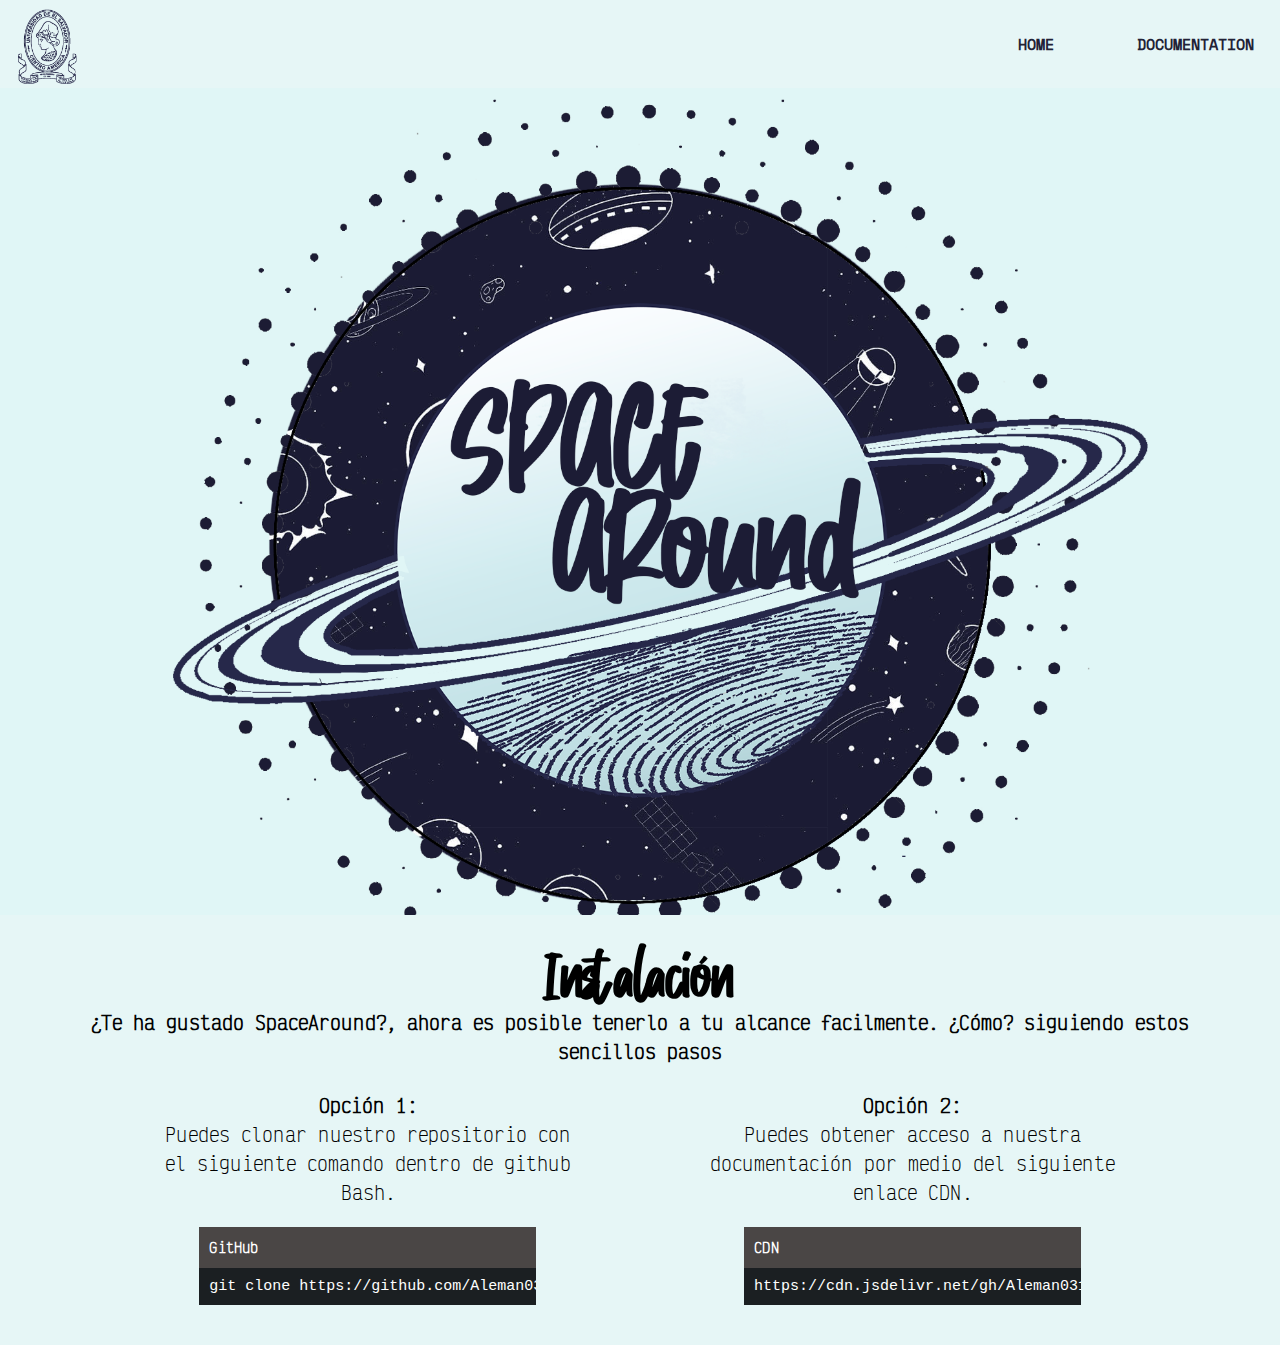
<file: site/index.html>
<!DOCTYPE html>
<html lang="en">

<head>
    <meta charset="UTF-8">
    <meta name="viewport" content="width=device-width, initial-scale=1.0">
    <title>Home</title>
    <link rel="stylesheet" href="/scss/style.css">
</head>

<body class="bkg-light">
    <nav class="navbar-space navbar-fixed">
        <div class="navbar-item item-left">
            <img src="Resources/UES-2.png" alt="logo de la universidad de el salvador" class="logo-img">
        </div>

        <div class="container-C item-right item-SpaceEvenly">
            <div class="navbar-item">
                <button class="btn btn_home" onclick="window.location.href = 'Index.html';">Home</button>
                <button class="btn btn_home" onclick="window.location.href = 'Documentacion.html';">Documentation</button>
            </div>
        </div>
    </nav>

    <div class="container-C bkg-img-fondo">
        <img src="Resources/logo-space.png" alt="logo del proyecto" class="margin-nav">
    </div>

    <div class="container-C item-center-x bkg-light spadding text-center">
        <div class="container-D text-center">
            <h1 class="zone-font txt-large ">Instalación</h1>
        </div>

        <p class="title-font txt-bold txt-xmedium">¿Te ha gustado SpaceAround?, ahora es posible tenerlo a tu alcance facilmente. ¿Cómo? siguiendo estos sencillos pasos</p>
        
        <div class="container-C item-SpaceEvenly margen-arriba">
            <div class="container-B item-center-x">
                <p class="title-font txt-xmedium txt-bold">Opción 1:</p> <p class="title-font txt-xmedium">Puedes clonar nuestro repositorio con el siguiente comando dentro de github Bash.</p>
                <div class="container-S margen-arriba">
                    <div class="Lado-Arriba-S">
                      <p>GitHub</p>
                    </div>
                    <div class="Lado-Abajo-S">
                      <pre>
git clone https://github.com/Aleman0318/ProyectoHDP-Computo2</pre>
                    </div>
                  </div>
            </div>

            <div class="container-B item-center-x">
                <p class="title-font txt-xmedium txt-bold">Opción 2:</p> <p class="title-font txt-xmedium">Puedes obtener acceso a nuestra documentación por medio del siguiente enlace CDN.</p>
                <div class="container-S margen-arriba">
                    <div class="Lado-Arriba-S">
                      <p>CDN</p>
                    </div>
                    <div class="Lado-Abajo-S">
                      <pre>
https://cdn.jsdelivr.net/gh/Aleman0318/Aleman0318.github.io/style.css</pre>
                    </div>
                  </div>
            </div>
        </div>
    </div>

</body>

</html>
</file>
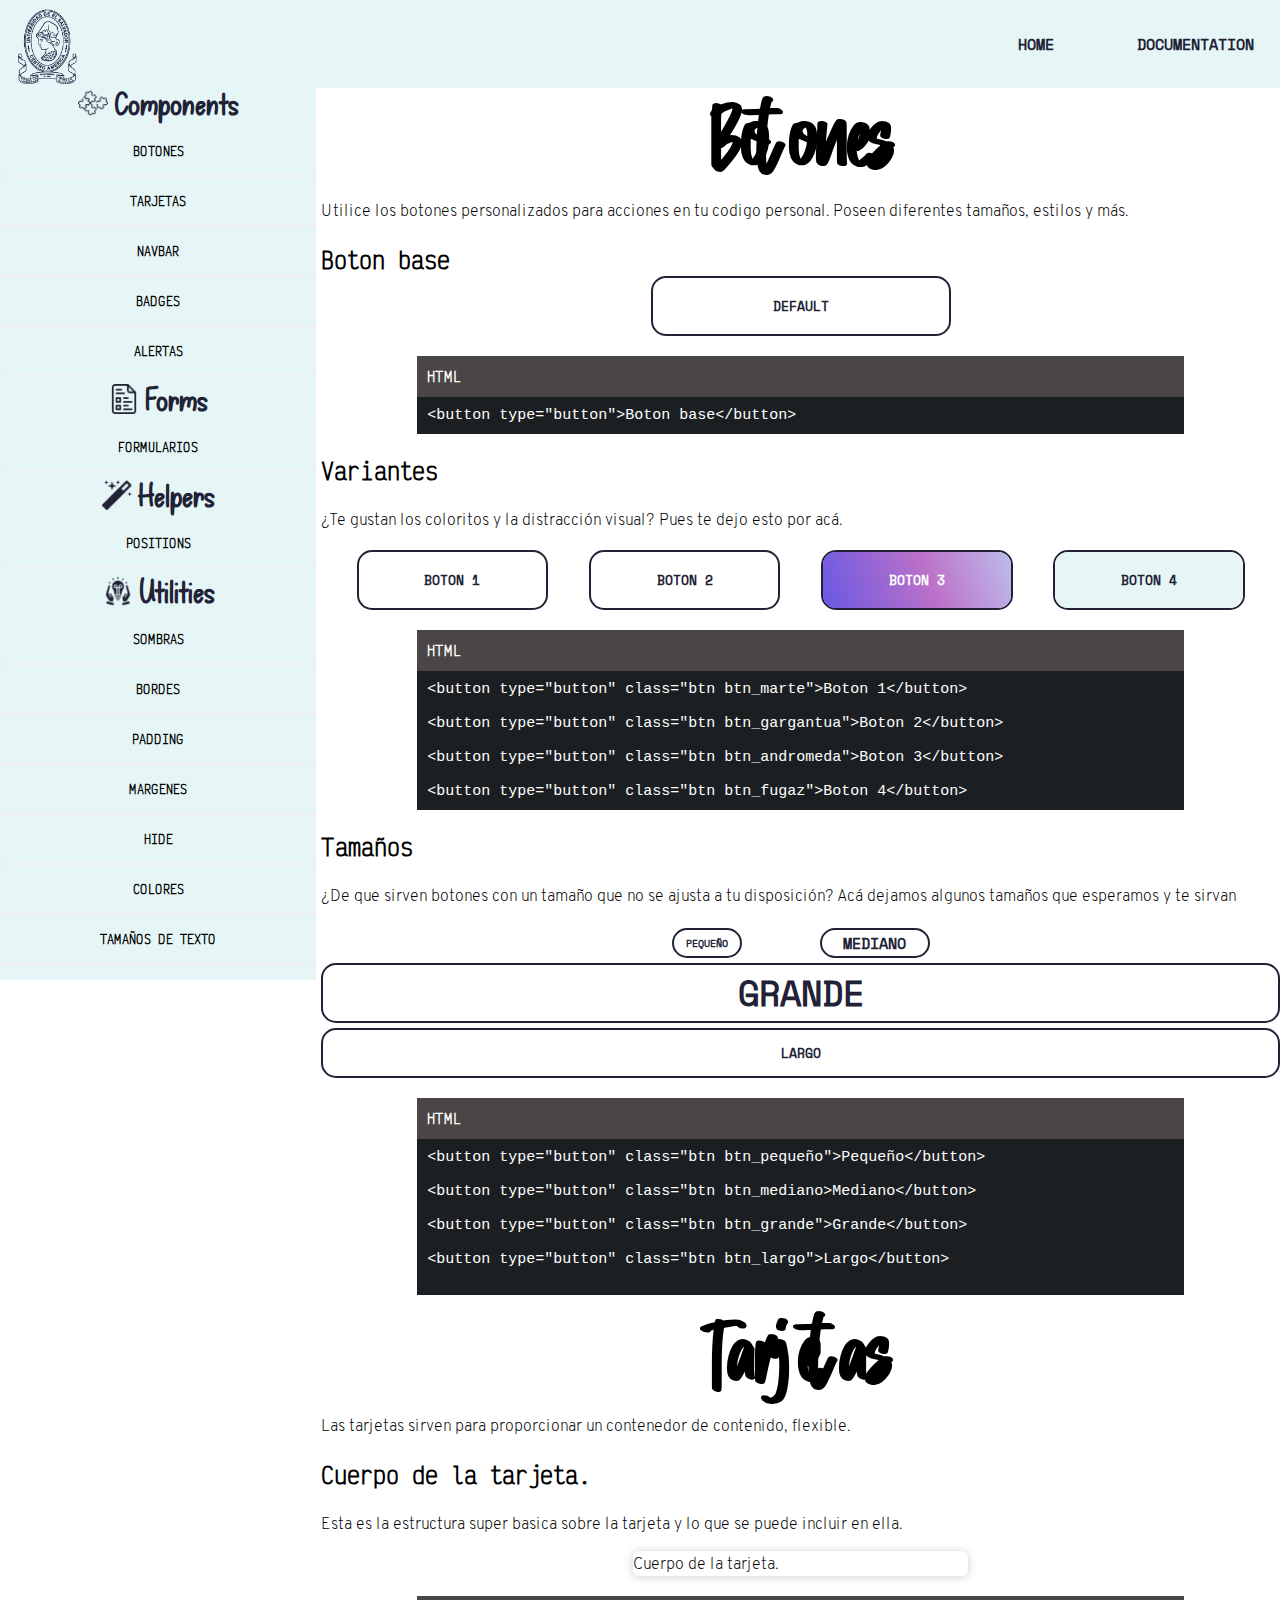
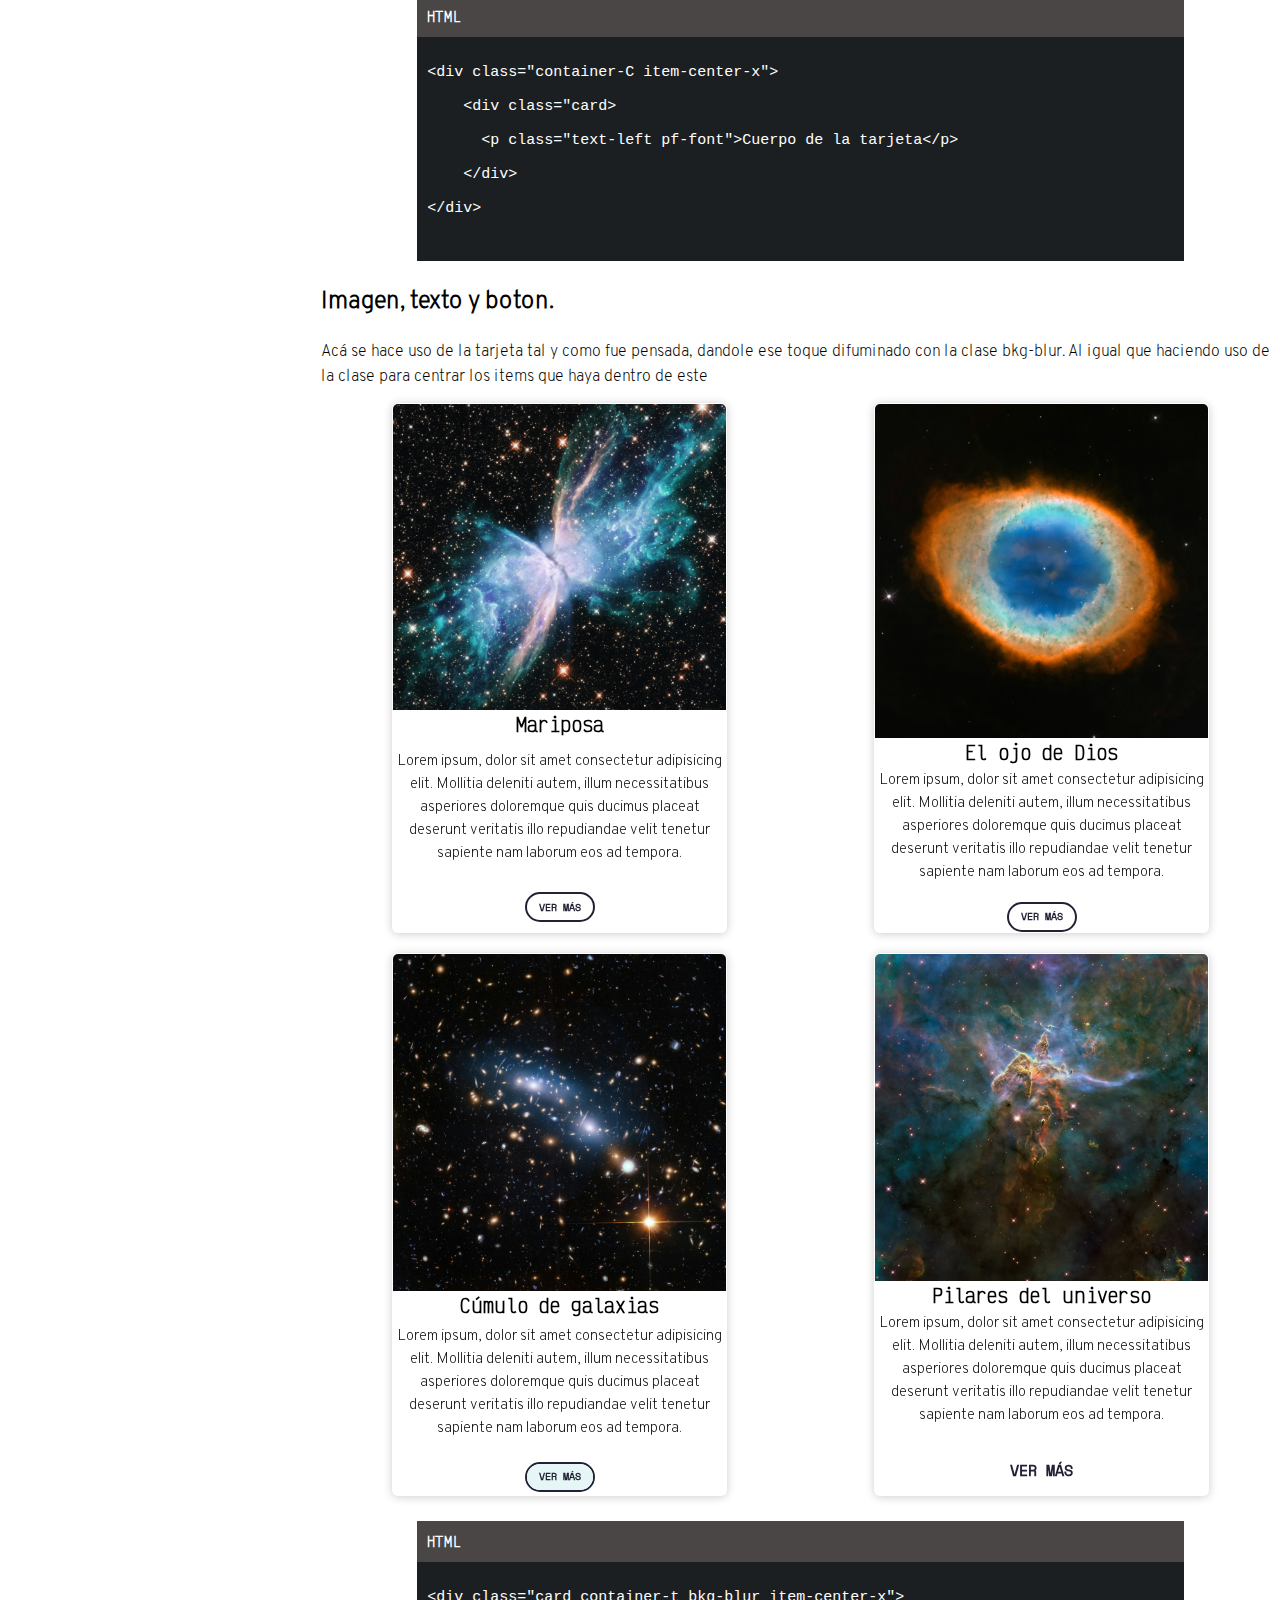
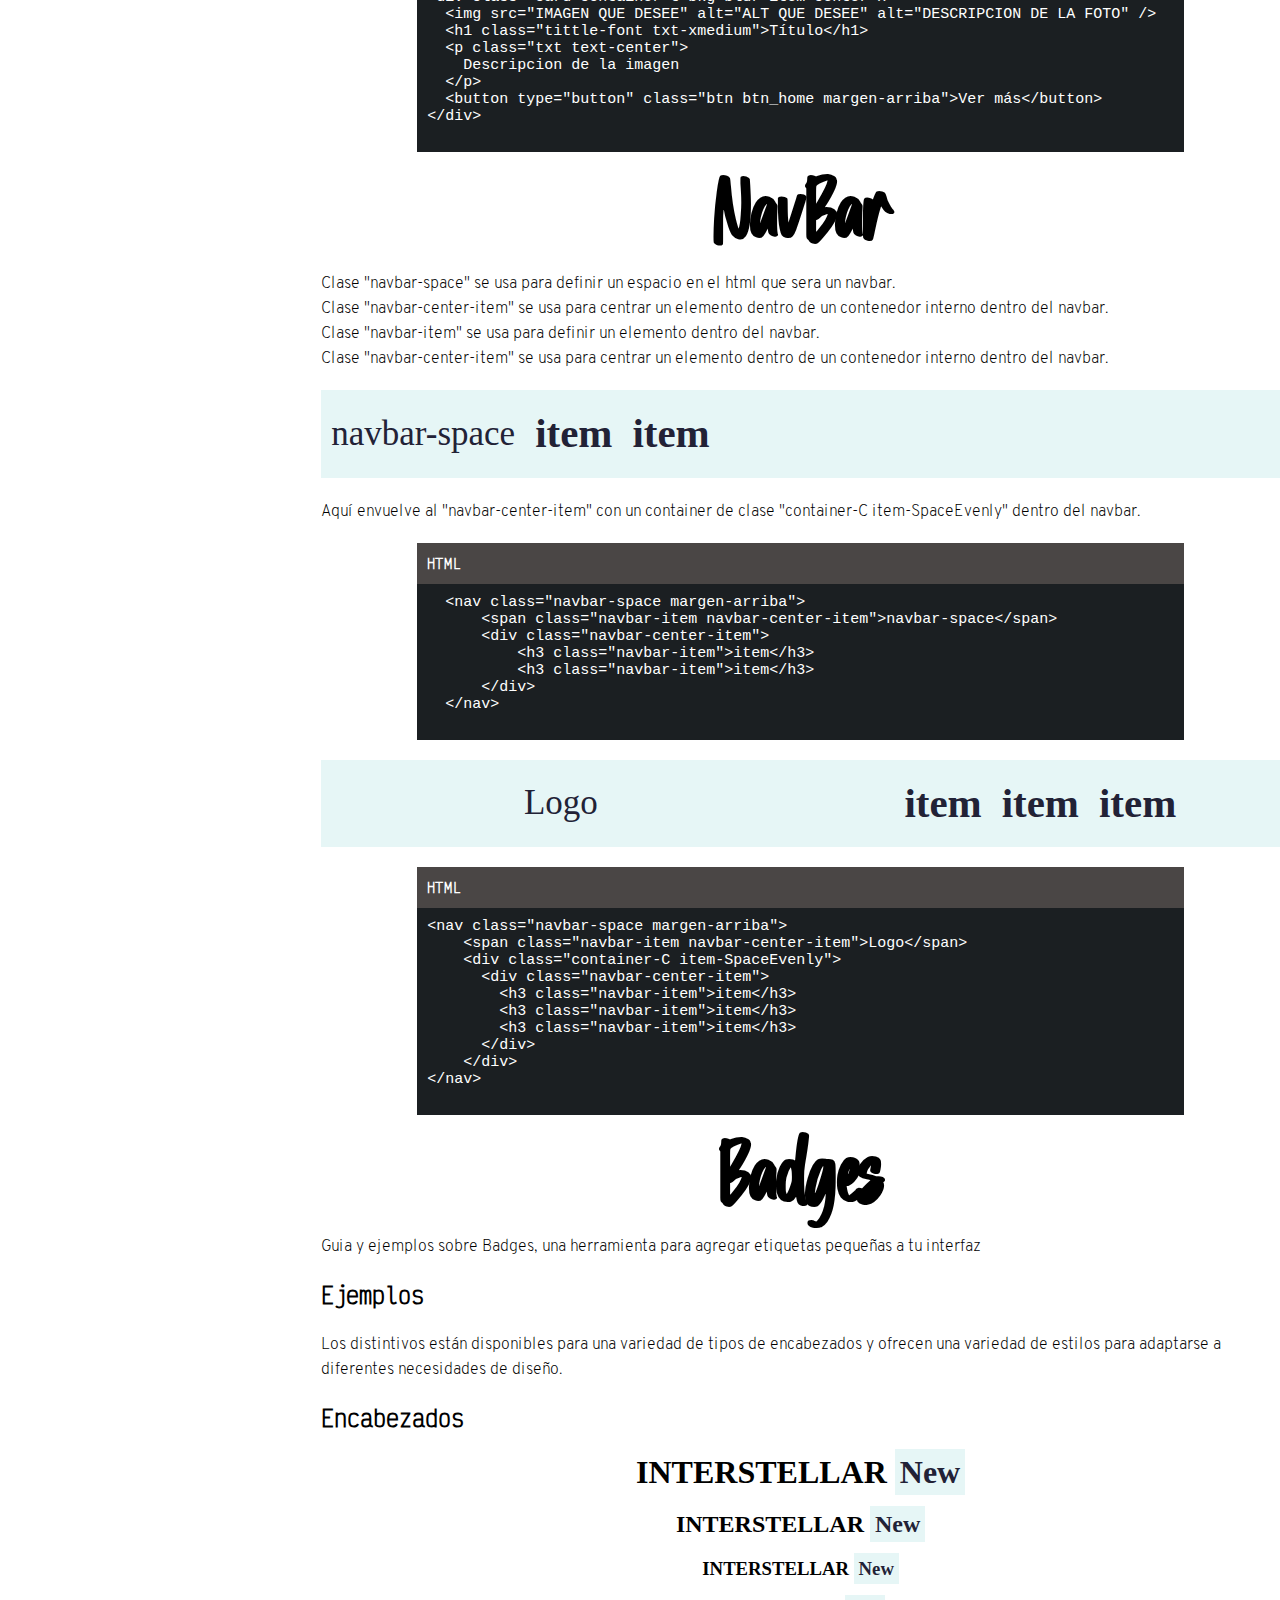
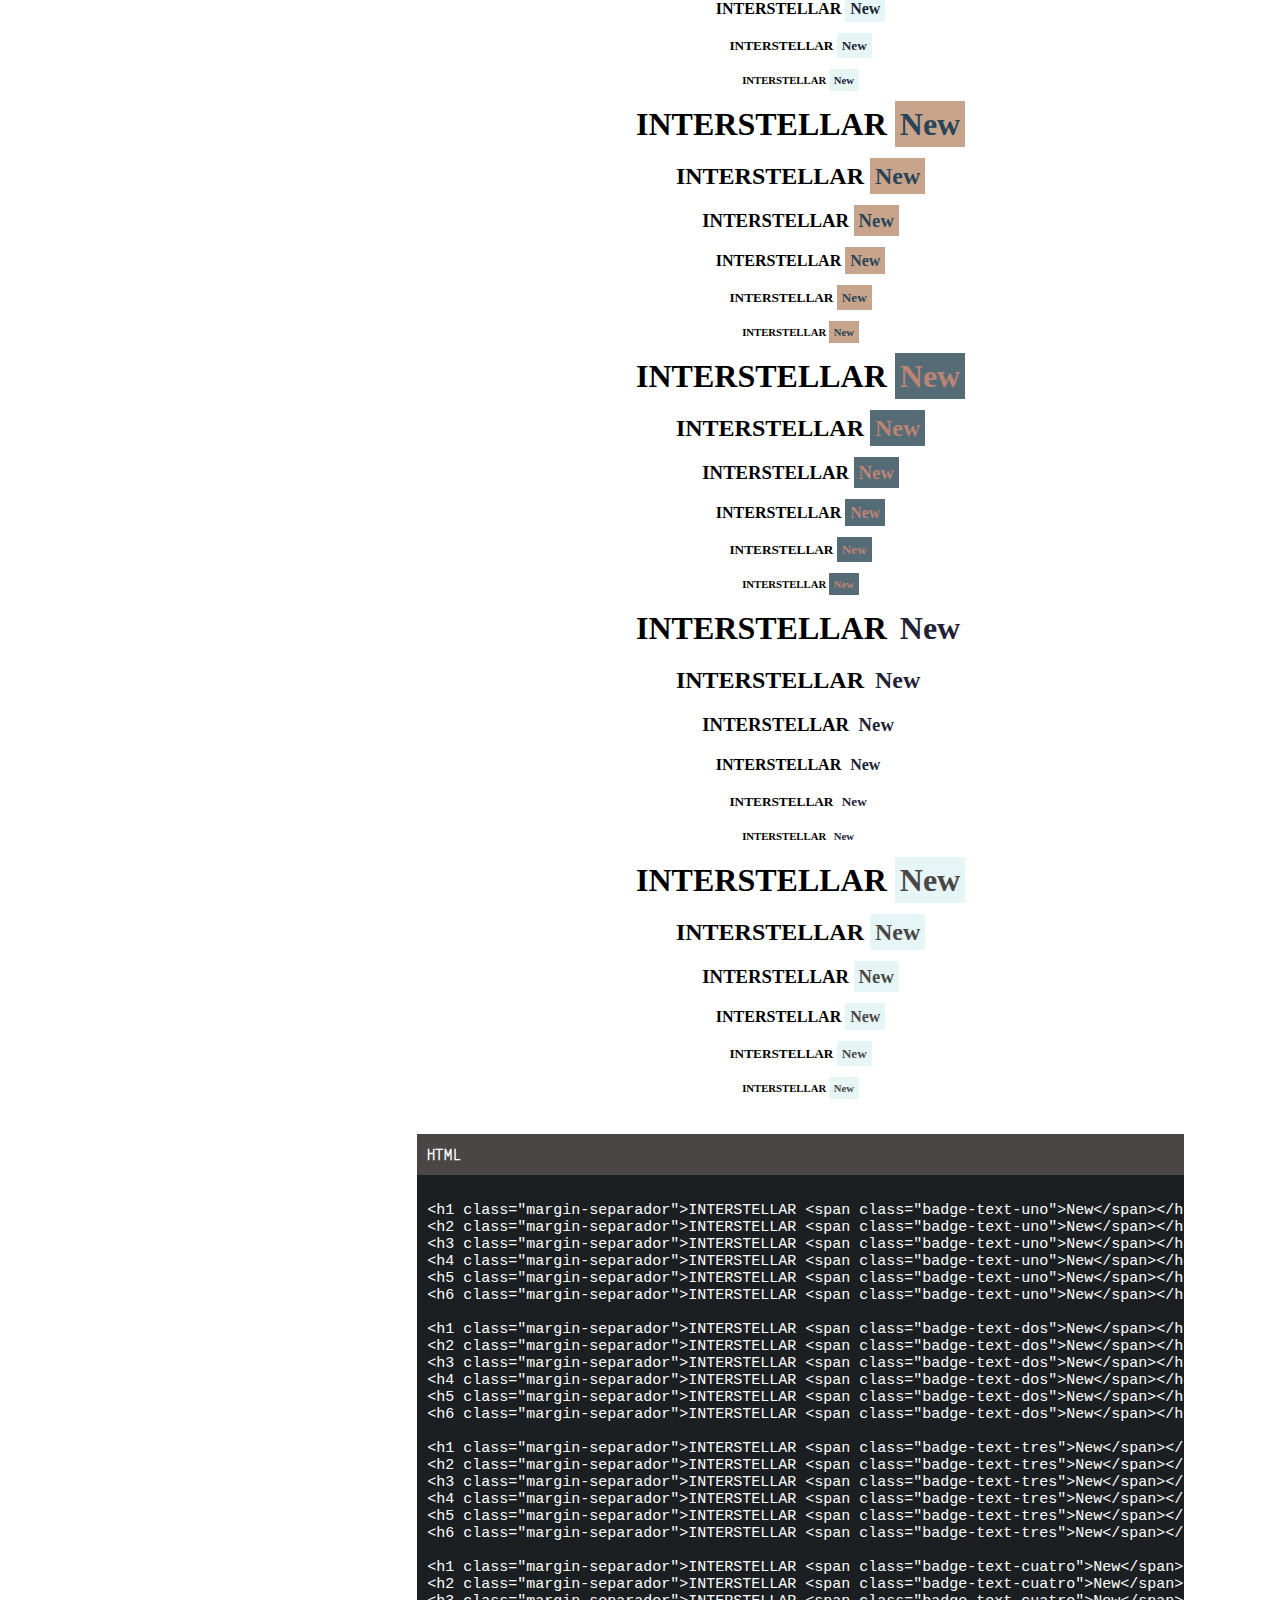
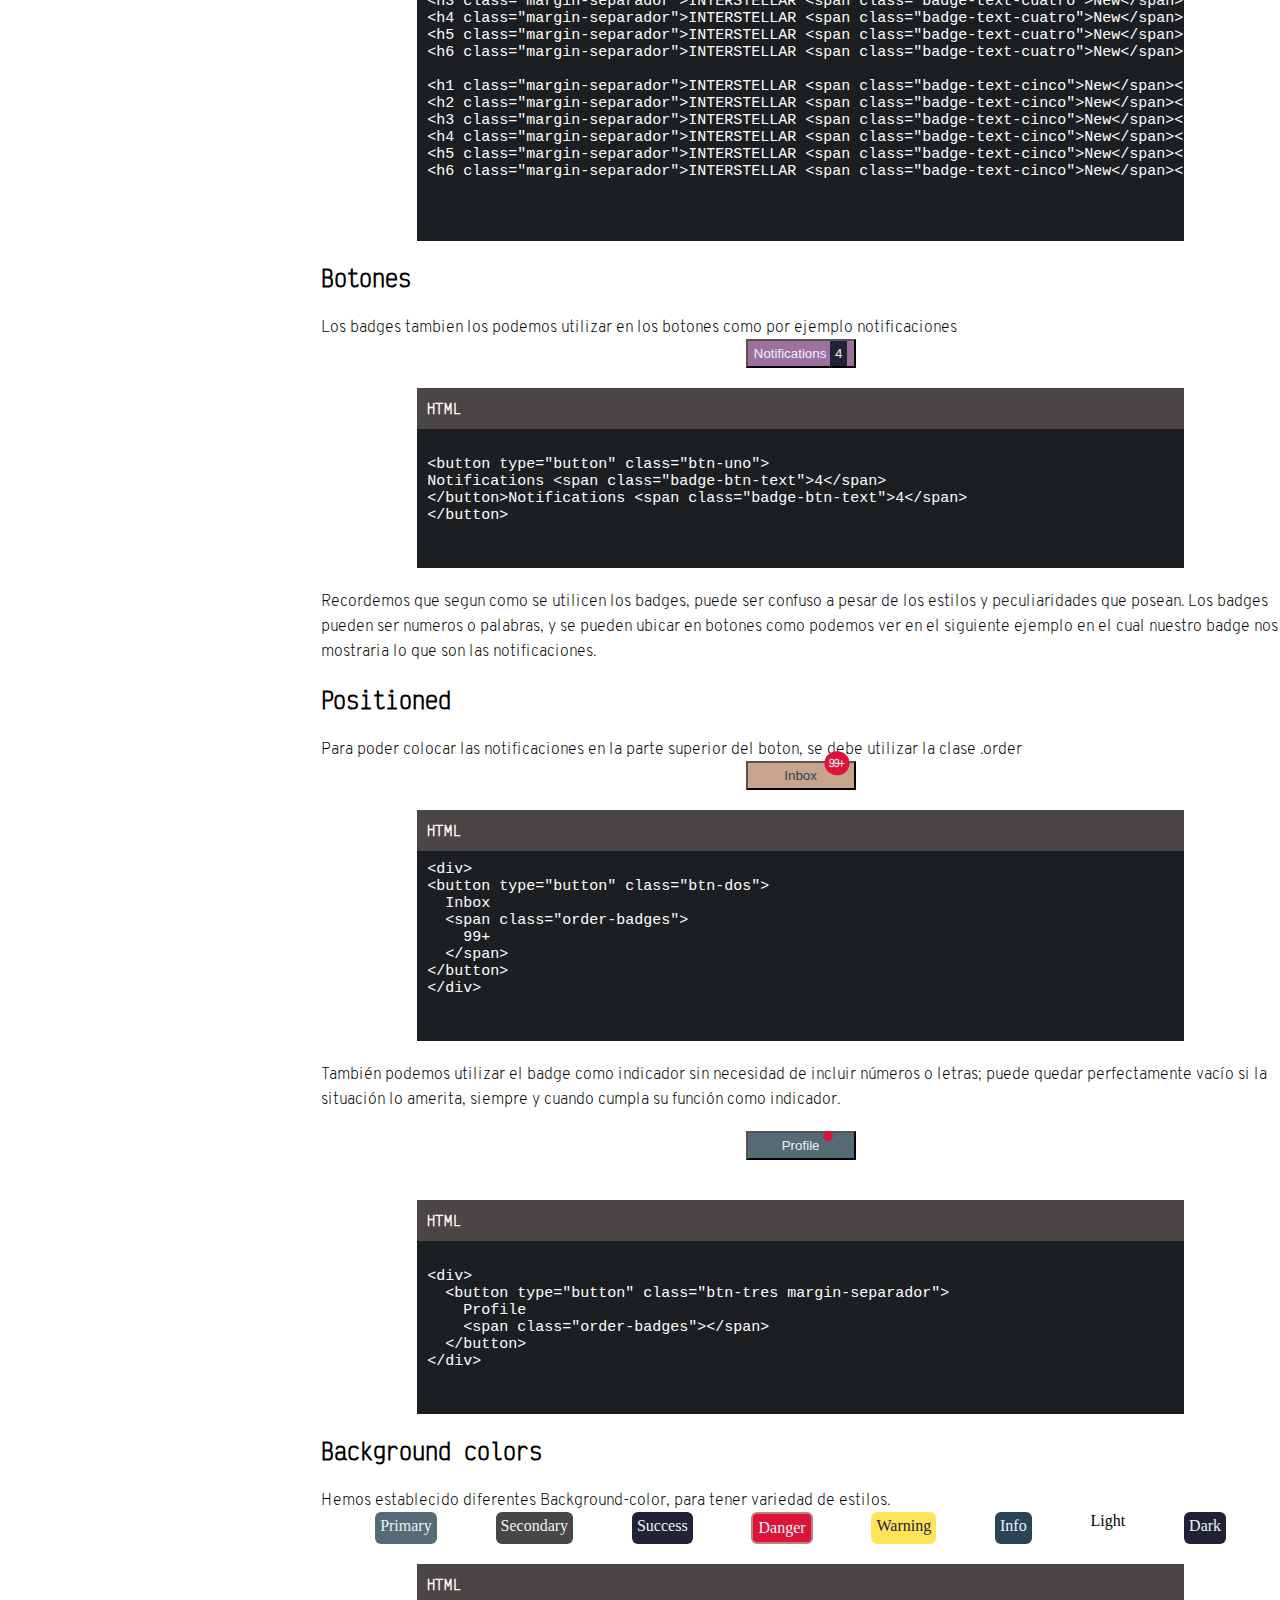
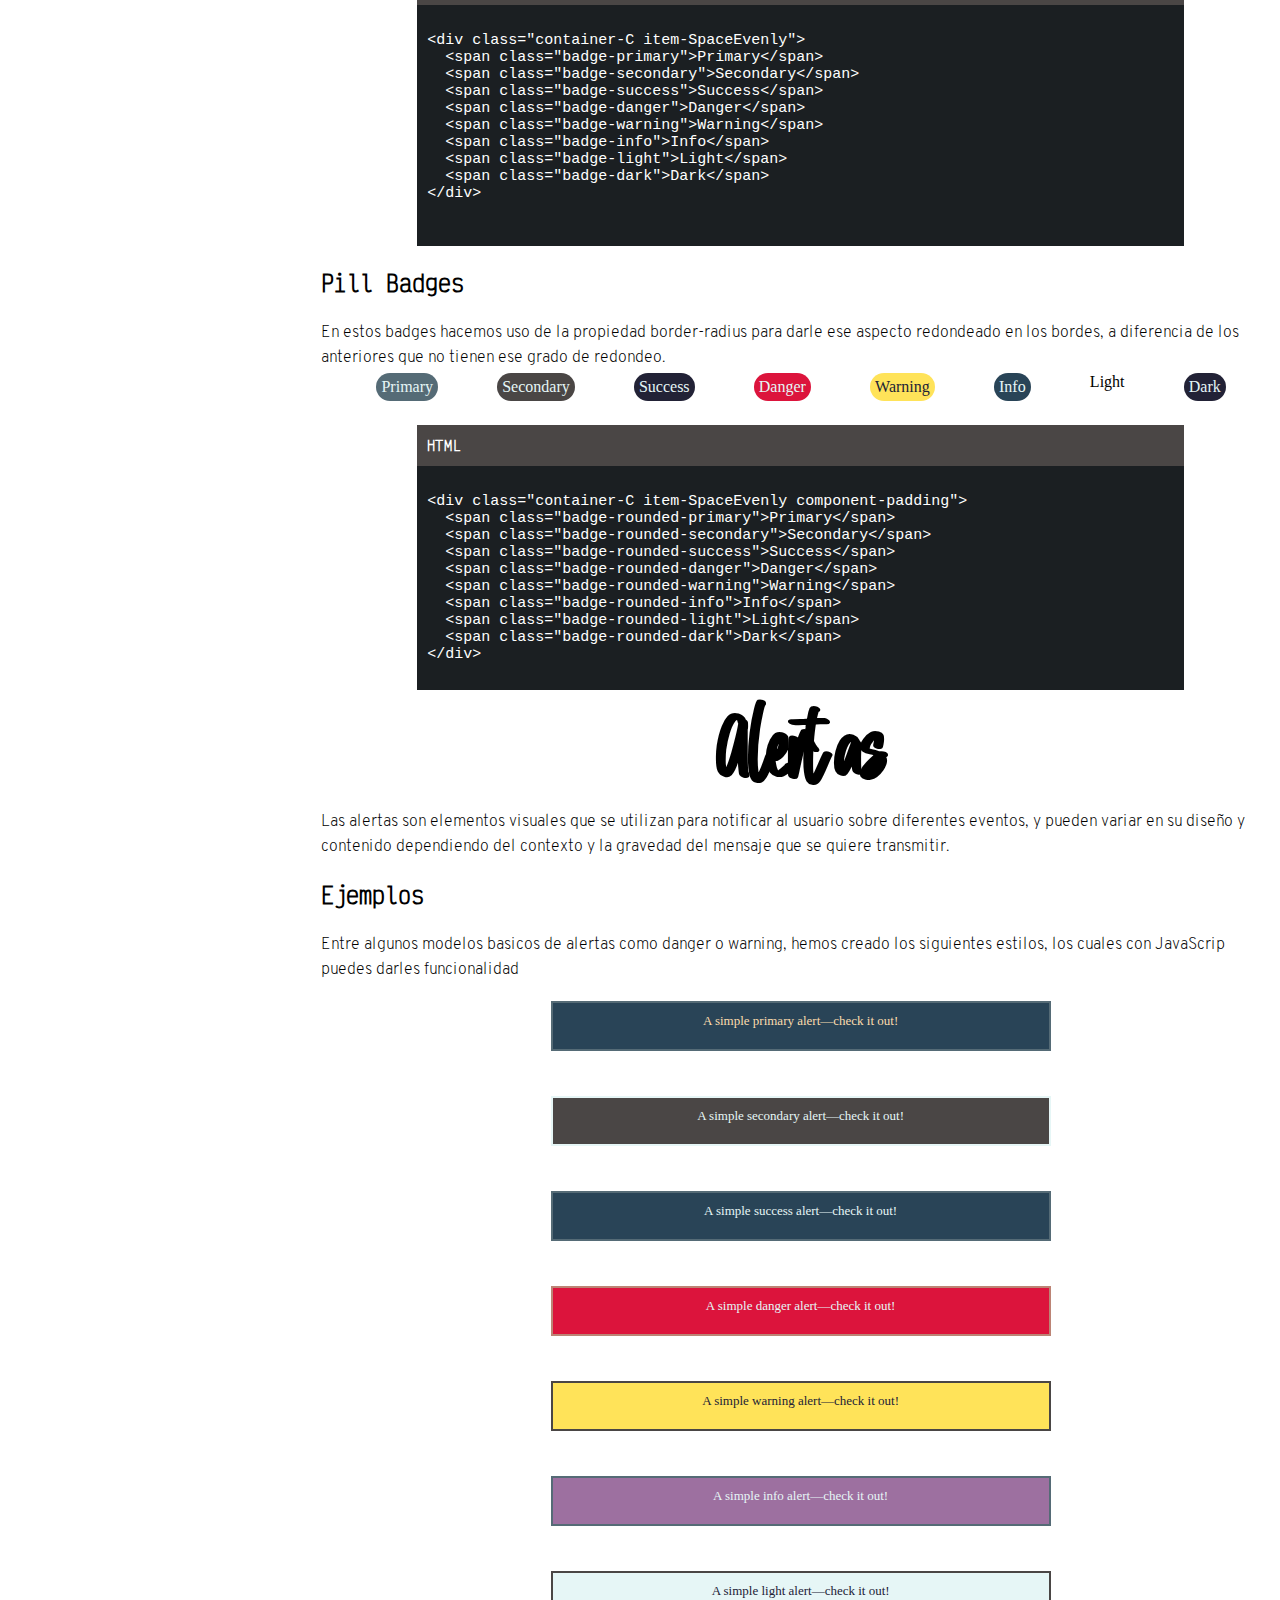
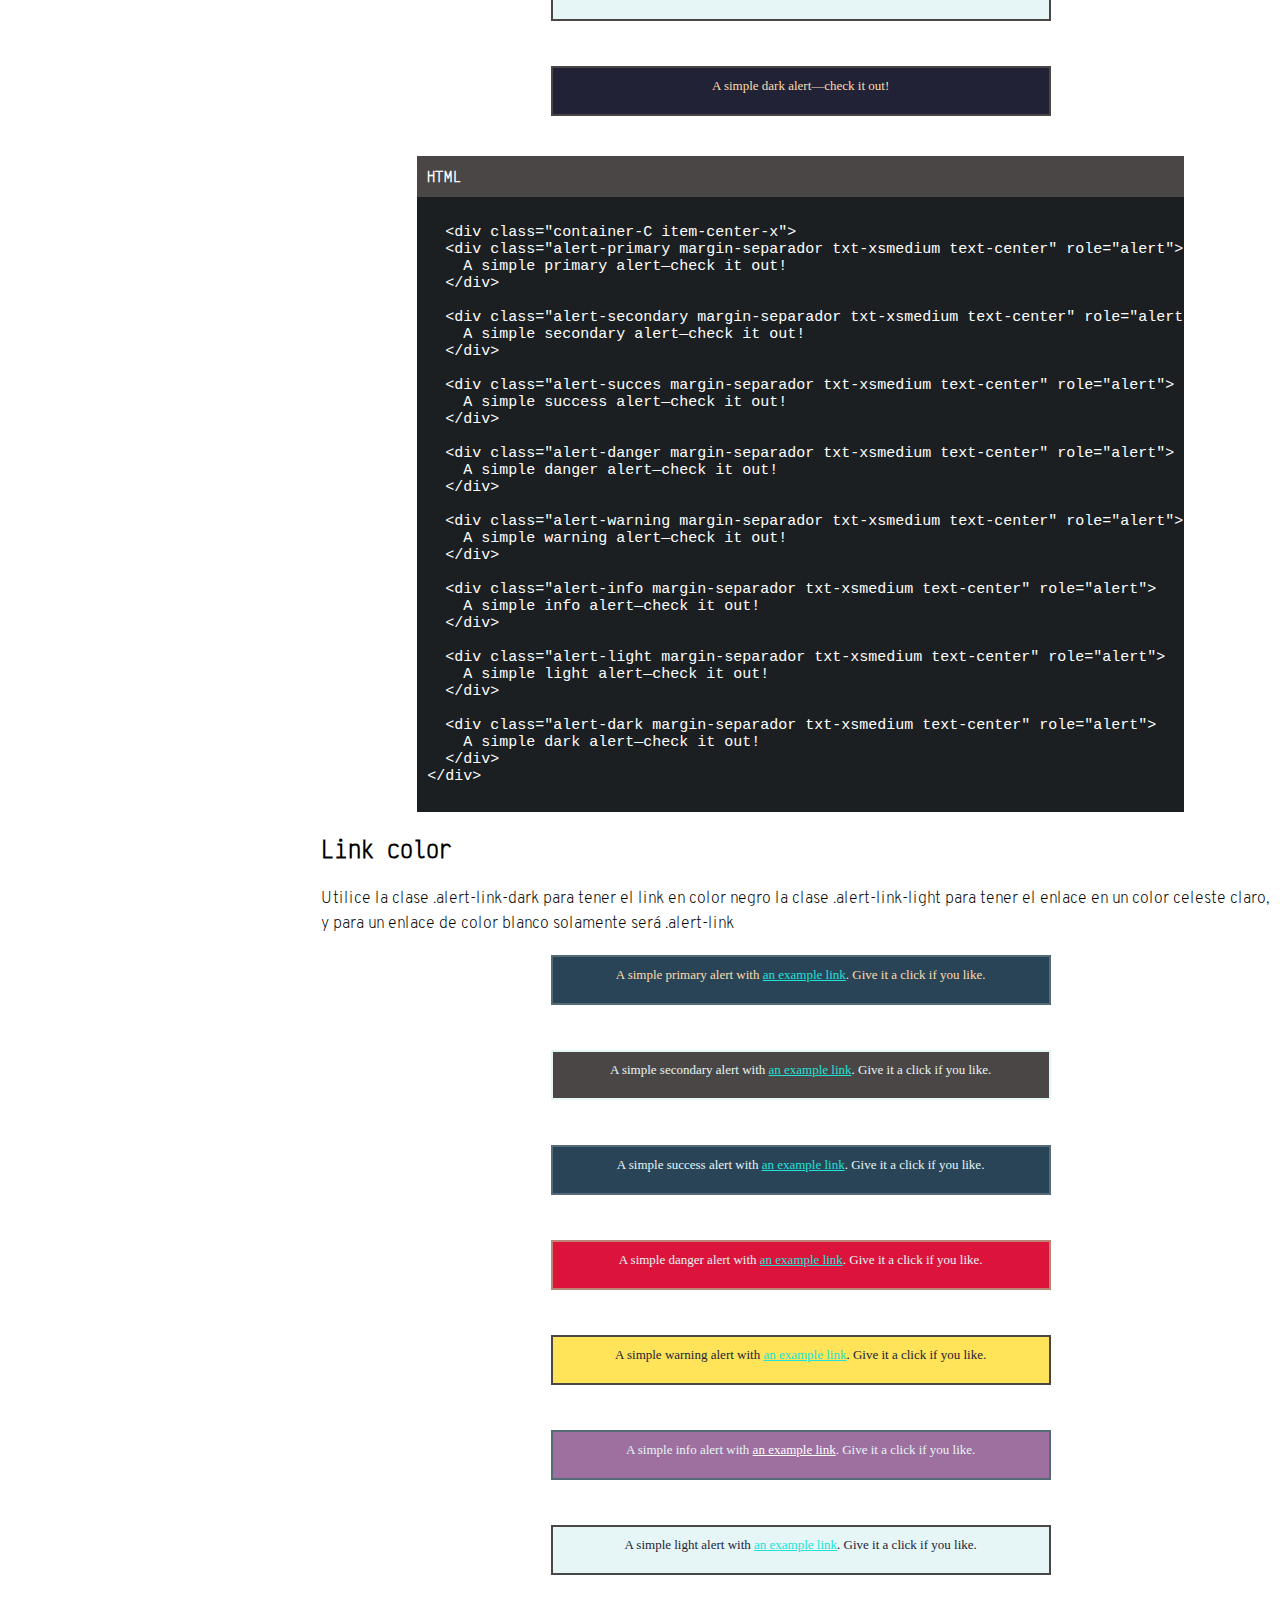
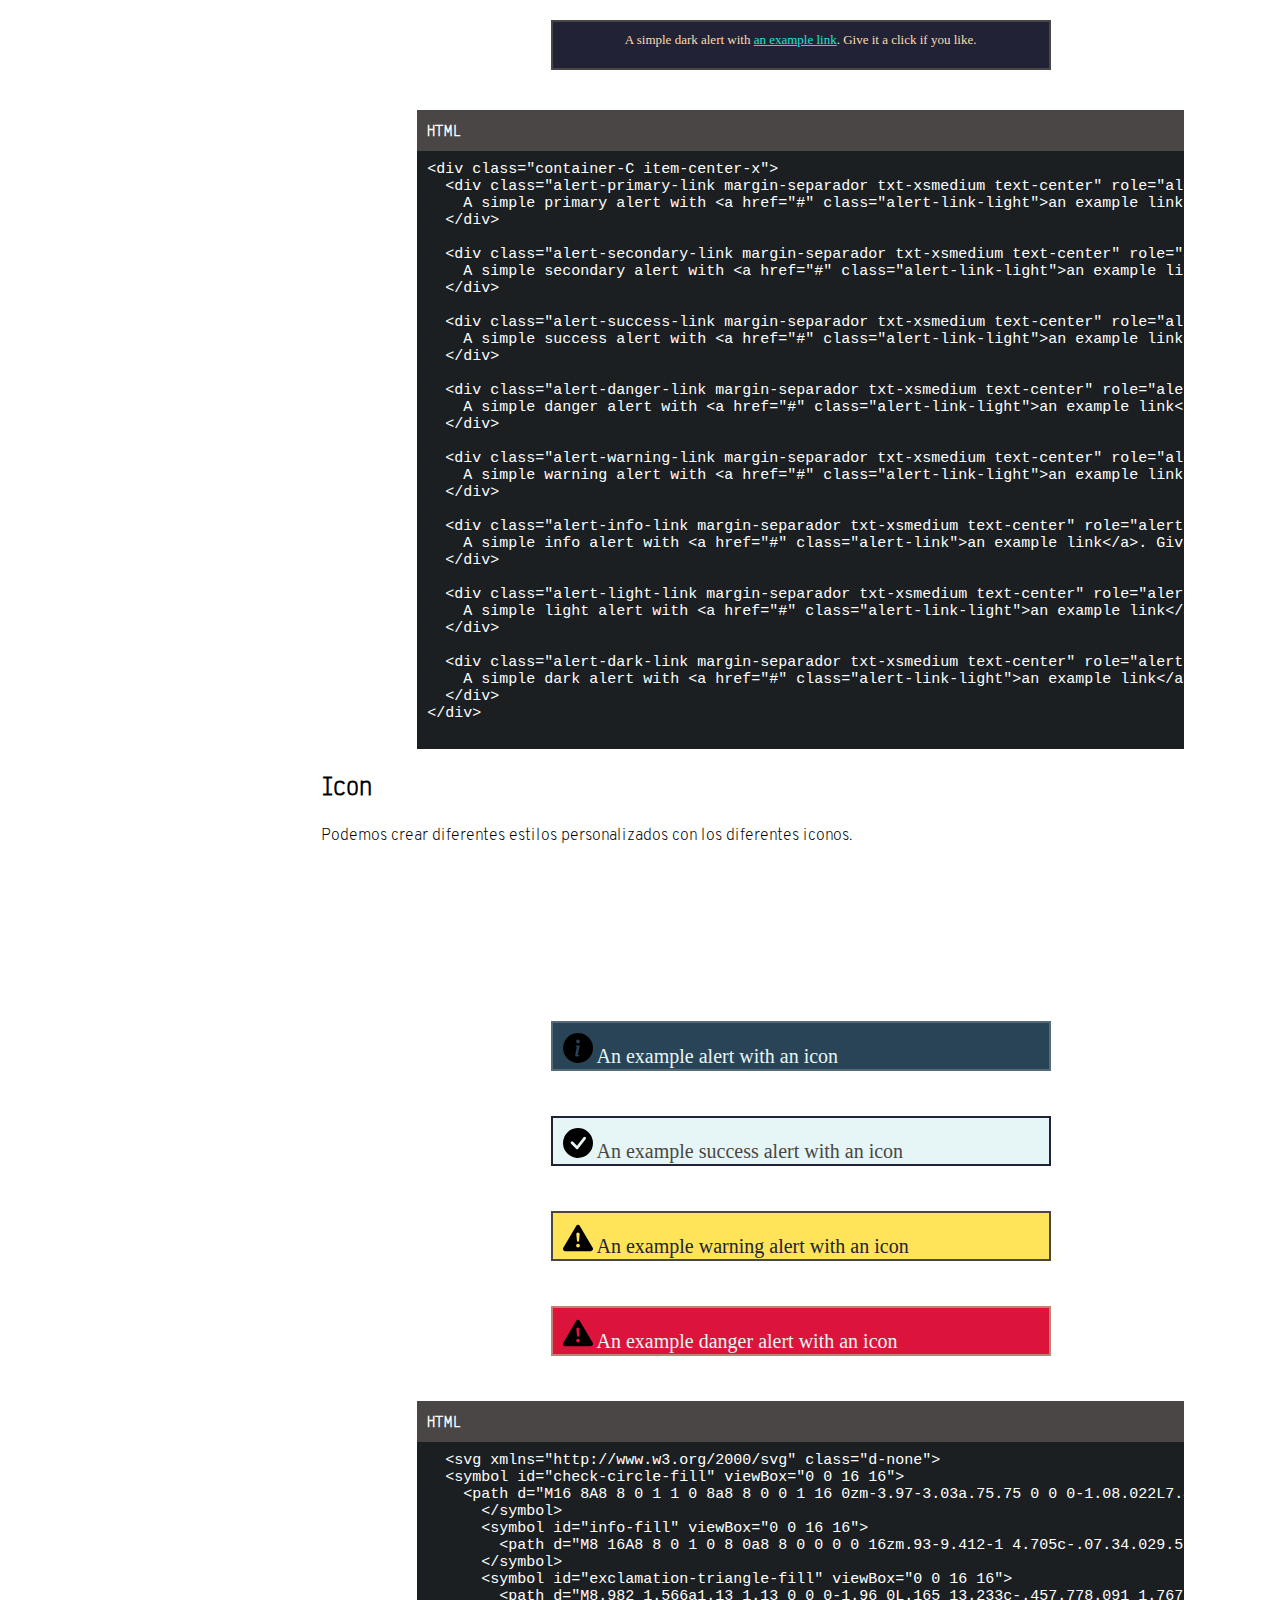
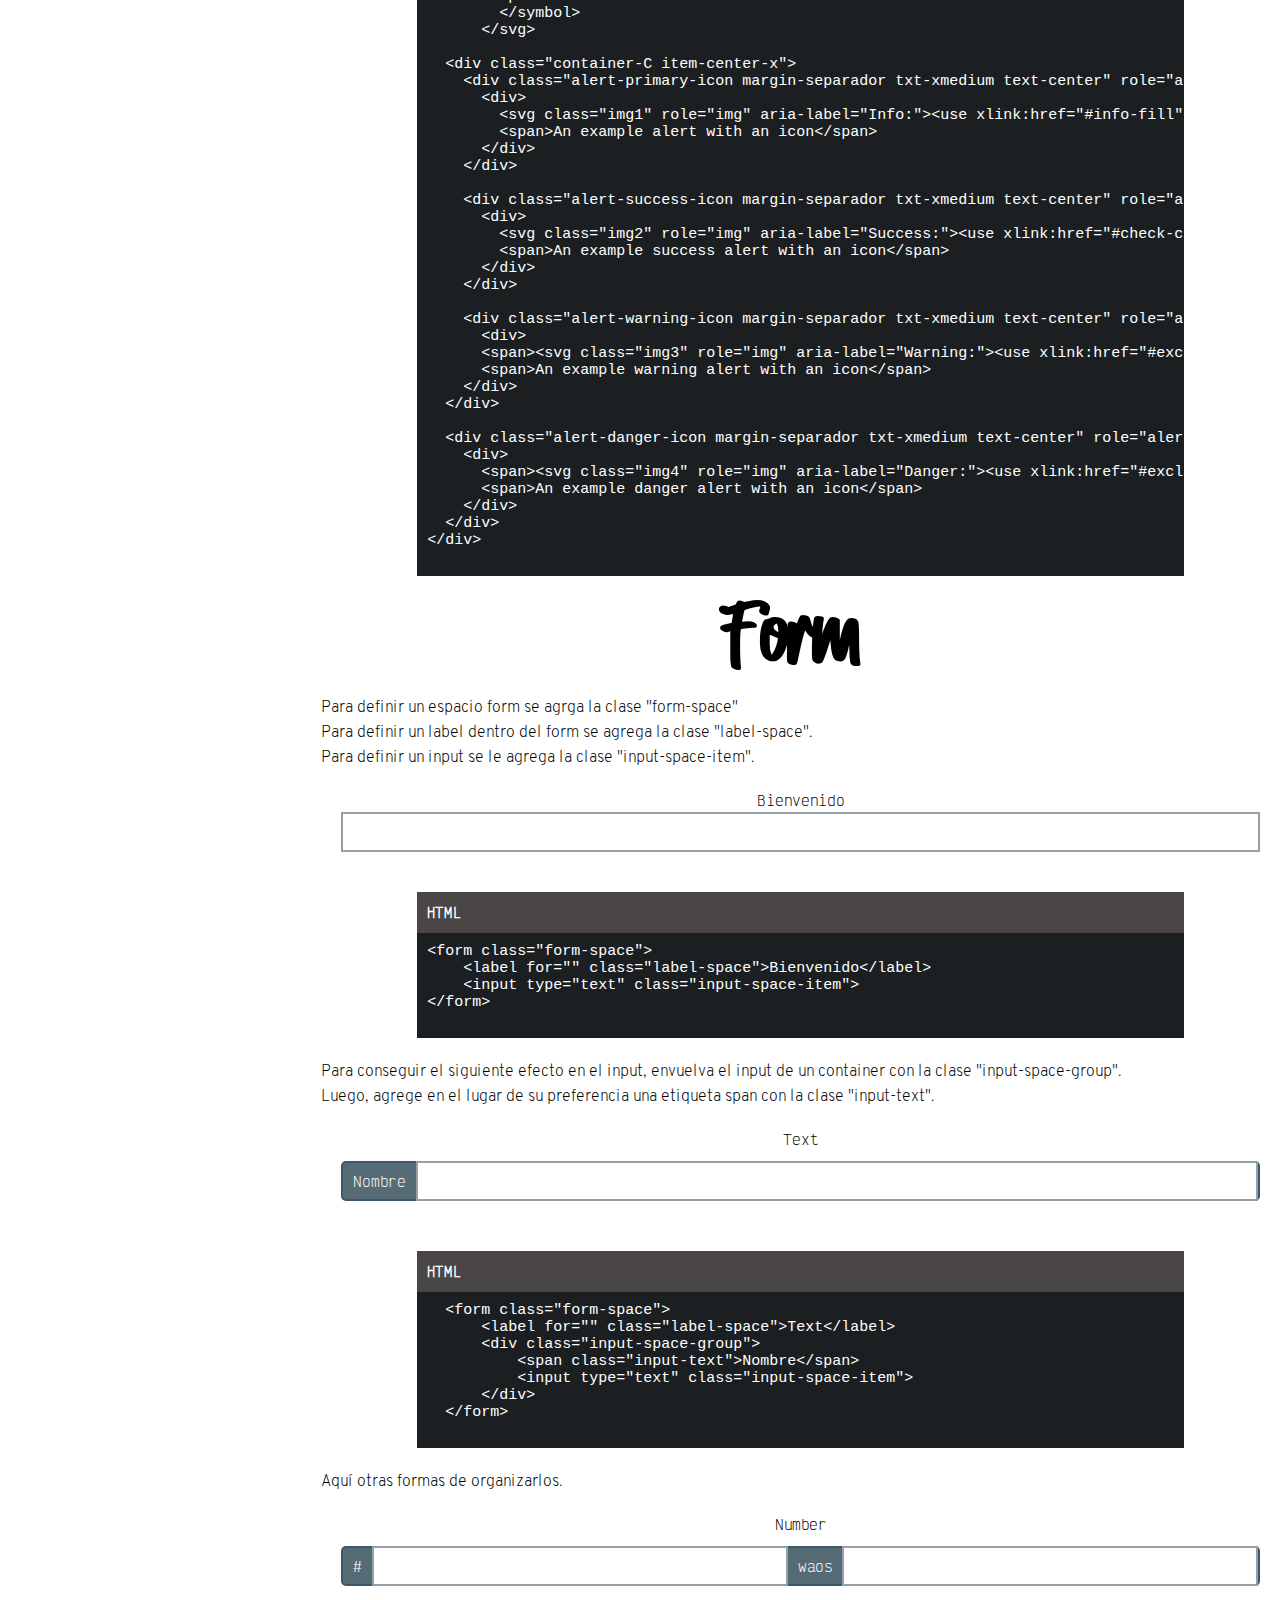
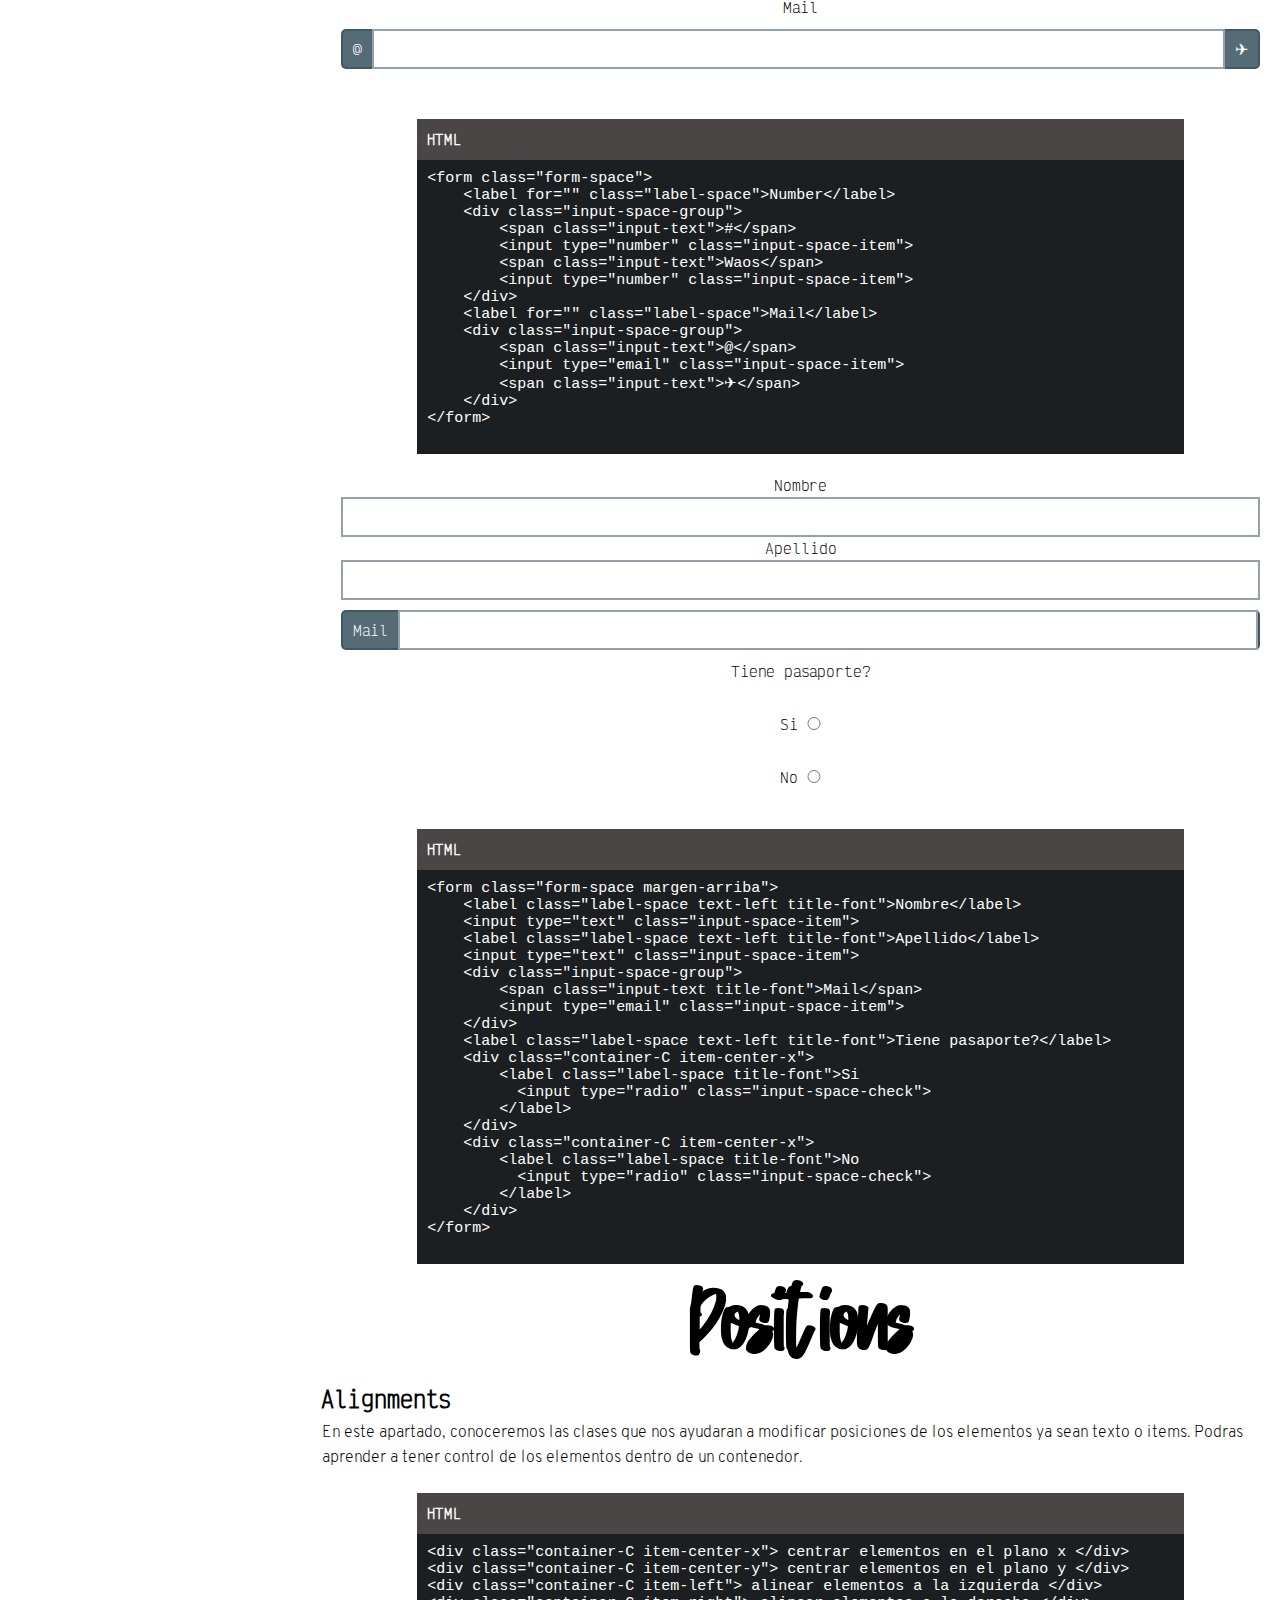
<file: site/Documentacion.html>
<!DOCTYPE html>
<html lang="en">

<head>
  <meta charset="UTF-8">
  <meta name="viewport" content="width=device-width, initial-scale=1.0">
  <title>Documentacion</title>
  <link rel="stylesheet" href="/scss/style.css">
</head>

<body>

  <nav class="navbar-space navbar-fixed" id="navbar">
    <div class="navbar-item item-left">
      <img src="Resources/UES-2.png" alt="logo de la universidad de el salvador" class="logo-img">
    </div>

    <div class="container-C item-right item-SpaceEvenly">
      <div class="navbar-item">
        <button class="btn btn_home" onclick="window.location.href = 'Index.html';">Home</button>
        <button class="btn btn_home" onclick="window.location.href = 'Documentacion.html';">Documentation</button>
      </div>
    </div>
  </nav>

  <div class="container-A">

    <div class="Lado-Izquierdo bkg-light" style="margin-top: 80px;">

      <div class="container-C item-center-x item-center-y ">
        <img src="Resources/Components-icon.png" alt="" class="icon-image">
        <h1 class="deco-font color-dark txt-medium text-center component-padding">Components</h1>
      </div>

      <button class="btn-border-none btn_fugaz btn_largo" onclick="scrollToElement('1')">Botones</button>

      <button class="btn-border-none btn_fugaz btn_largo" onclick="scrollToElement('2')">Tarjetas</button>

      <button class="btn-border-none btn_fugaz btn_largo" onclick="scrollToElement('3')">Navbar</button>

      <button class="btn-border-none btn_fugaz btn_largo" onclick="scrollToElement('4')">Badges</button>

      <button class="btn-border-none btn_fugaz btn_largo" onclick="scrollToElement('5')">Alertas</button>



      <div class="container-C item-center-x item-center-y ">
        <img src="Resources/Form-icon.png" alt="" class="icon-image">
        <h1 class="deco-font color-dark txt-medium text-center component-padding">Forms</h1>
      </div>

      <button class="btn-border-none btn_fugaz btn_largo" onclick="scrollToElement('6')">Formularios</button>


      <div class="container-C item-center-x item-center-y ">
        <img src="Resources/helper-icon.png" alt="" class="icon-image">
        <h1 class="deco-font color-dark txt-medium text-center component-padding">Helpers</h1>
      </div>

      <button class="btn-border-none btn_fugaz btn_largo" onclick="scrollToElement('7')">Positions</button>

      <div class="container-C item-center-x item-center-y ">
        <img src="Resources/utilities-icon.png" alt="" class="icon-image">
        <h1 class="deco-font color-dark txt-medium text-center component-padding">Utilities</h1>
      </div>

      <button class="btn-border-none btn_fugaz btn_largo" onclick="scrollToElement('8')">Sombras</button>

      <button class="btn-border-none btn_fugaz btn_largo" onclick="scrollToElement('9')">Bordes</button>

      <button class="btn-border-none btn_fugaz btn_largo" onclick="scrollToElement('10')">Padding</button>

      <button class="btn-border-none btn_fugaz btn_largo" onclick="scrollToElement('11')">Margenes</button>

      <button class="btn-border-none btn_fugaz btn_largo" onclick="scrollToElement('12')">Hide</button>

      <button class="btn-border-none btn_fugaz btn_largo" onclick="scrollToElement('13')">Colores</button>

      <button class="btn-border-none btn_fugaz btn_largo" onclick="scrollToElement('14')">Tamaños de Texto</button>

      <button class="btn-border-none btn_fugaz btn_largo" onclick="scrollToElement('15')">Tipografía</button>

      <button class="btn-border-none btn_fugaz btn_largo" onclick="scrollToElement('16')">Tipos de Texto</button>


      <div class="container-C item-center-x item-center-y ">
        <img src="Resources/layout-icon.png" alt="" class="icon-image">
        <h1 class="deco-font color-dark txt-medium text-center component-padding">Layout</h1>
      </div>

      <button class="btn-border-none btn_fugaz btn_largo" onclick="scrollToElement('17')">Contenedores</button>

    </div>

    <div class="Lado-Derecho bkg-basic" style="margin-top: 80px;">

      <!--Inicia parte botones diego"-->



      
        <h1 class="txt-bigger zone-font margen-arriba component-padding" id="1">Botones</h1>
        <p class="pf-font text-left margen-arriba">
          Utilice los botones personalizados para acciones en tu codigo personal.
          Poseen diferentes tamaños, estilos y más.
        </p>

        <h2 class="margen-arriba title-font text-left margen-arriba">Boton base</h2>
        <button type="button" class="btn">Default</button>


        <div class="container-C item-center-x">
          <div class="container-S margen-arriba">
            <div class="Lado-Arriba-S">
              <p>HTML</p>
            </div>
            <div class="Lado-Abajo-S">
              <pre>
&lt;button type="button"&gt;Boton base&lt;/button&gt;</pre>
            </div>
          </div>
        </div>


        <h2 class="title-font text-left margen-arriba">Variantes</h2>
        <p class="pf-font text-left margen-arriba">
          ¿Te gustan los coloritos y la distracción visual? Pues te dejo esto por
          acá.
        </p>
        <br />


        <div class="container-C item-SpaceEvenly">
          <div class="container-E">
            <button type="button" class="btn btn_marte">Boton 1</button>
          </div>
          <div class="container-E">
            <button type="button" class="btn btn_gargantua">Boton 2</button>
          </div>
          <div class="container-E">
            <button type="button" class="btn btn_andromeda">Boton 3</button>
          </div>
          <div class="container-E">
            <button type="button" class="btn btn_fugaz">Boton 4</button>
          </div>
        </div>


        <div class="container-C item-center-x">

          <div class="container-S margen-arriba">
            <div class="Lado-Arriba-S">
              <p>HTML</p>
            </div>
            <div class="Lado-Abajo-S">
              <pre>
&lt;button type="button" class="btn btn_marte"&gt;Boton 1&lt;/button&gt;
              
&lt;button type="button" class="btn btn_gargantua"&gt;Boton 2&lt;/button&gt;
              
&lt;button type="button" class="btn btn_andromeda"&gt;Boton 3&lt;/button&gt;
              
&lt;button type="button" class="btn btn_fugaz"&gt;Boton 4&lt;/button&gt;</pre>
            </div>
          </div>
        </div>


        <h2 class="title-font text-left margen-arriba">Tamaños</h2>
        <p class="pf-font text-left margen-arriba">
          ¿De que sirven botones con un tamaño que no se ajusta a tu disposición?
          Acá dejamos algunos tamaños que esperamos y te sirvan
        </p>

        <div class="container-C item-center-x">
          <div class="container-B margen-arriba">
            <button type="button" class="btn btn_pequeño">Pequeño</button>
            <button type="button" class="btn btn_mediano">Mediano</button>
          </div>

          <button type="button" class="btn btn_grande">Grande</button>
          <button type="button" class="btn btn_largo">Largo</button>

        </div>


        <div class="container-C item-center-x">

          <div class="container-S margen-arriba">
            <div class="Lado-Arriba-S">
              <p>HTML</p>
            </div>
            <div class="Lado-Abajo-S">
              <pre>
&lt;button type="button" class="btn btn_pequeño"&gt;Pequeño&lt;/button&gt;
              
&lt;button type="button" class="btn btn_mediano&gt;Mediano&lt;/button&gt;
            
&lt;button type="button" class="btn btn_grande"&gt;Grande&lt;/button&gt;
                
&lt;button type="button" class="btn btn_largo"&gt;Largo&lt;/button&gt;
            </pre>
            </div>

          </div>
        </div>


      
      <!--FIN PARTE BOTONES DIEGOs"-->



      <!-- inician #Tarjetas de diego-->
      <div>
        <h1 class="txt-bigger zone-font margen-arriba component-padding" id="2">Tarjetas</h1>
        <p class="pf-font text-left margen-arriba">Las tarjetas sirven para proporcionar un contenedor de contenido,
          flexible.</p>


        <h2 class="title-font text-left margen-arriba">Cuerpo de la tarjeta.</h2>
        <p class="pf-font text-left margen-arriba">Esta es la estructura super basica sobre la tarjeta y lo que se puede
          incluir en ella.</p>

        <div class="container-C item-center-x">
          <div class="card">
            <p class="text-left pf-font ">Cuerpo de la tarjeta.</p>
          </div>
        </div>

        <div class="container-C item-center-x">

          <div class="container-S margen-arriba">
            <div class="Lado-Arriba-S">
              <p>HTML</p>
            </div>
            <div class="Lado-Abajo-S">
              <pre>

&lt;div class="container-C item-center-x"&gt;

    &lt;div class="card&gt;
  
      &lt;p class="text-left pf-font"&gt;Cuerpo de la tarjeta&lt;/p&gt;
  
    &lt;/div&gt;
   
&lt;/div&gt;

            </pre>
            </div>

          </div>
        </div>

        <h2 class="title-font text-left pf-font margen-arriba">Imagen, texto y boton.</h2>
        <p class="pf-font text-left margen-arriba">Acá se hace uso de la tarjeta tal y como fue pensada, dandole ese
          toque difuminado con la clase bkg-blur. Al igual que haciendo uso de la clase para centrar los items que haya
          dentro de este</p>

        <div class="container-C item-SpaceAround">
          <div class="card container-t bkg-blur item-center-x">
            <img src="Resources/Tarjeta_1.jpg" alt="1" />
            <h1 class="title-font txt-xmedium">Mariposa</h1>
            <p class="txt text-center">
              Lorem ipsum, dolor sit amet consectetur adipisicing elit. Mollitia
              deleniti autem, illum necessitatibus asperiores doloremque quis
              ducimus placeat deserunt veritatis illo repudiandae velit tenetur
              sapiente nam laborum eos ad tempora.
            </p>
            <button type="button" class="btn btn_pequeño btn_marte margen-arriba">Ver más</button>
          </div>

          <div class="card container-t bkg-blur item-center-x">
            <img src="Resources/Tarjeta_2.jpg" alt="2" />
            <h1 class="title-font  txt-xmedium">El ojo de Dios</h1>
            <p class="txt text-center">
              Lorem ipsum, dolor sit amet consectetur adipisicing elit. Mollitia
              deleniti autem, illum necessitatibus asperiores doloremque quis
              ducimus placeat deserunt veritatis illo repudiandae velit tenetur
              sapiente nam laborum eos ad tempora.
            </p>
            <button type="button" class="btn btn_pequeño btn_gargantua margen-arriba">Ver más</button>
          </div>

          <div class="card container-t bkg-blur item-center-x">
            <img src="Resources/Tarjeta_3.jpg" alt="3" />
            <h1 class="title-font  txt-xmedium">Cúmulo de galaxias</h1>
            <p class="txt text-center">
              Lorem ipsum, dolor sit amet consectetur adipisicing elit. Mollitia
              deleniti autem, illum necessitatibus asperiores doloremque quis
              ducimus placeat deserunt veritatis illo repudiandae velit tenetur
              sapiente nam laborum eos ad tempora.
            </p>
            <button type="button" class="btn btn_fugaz btn_pequeño margen-arriba">Ver más</button>
          </div>

          <div class="card container-t bkg-blur item-center-x">
            <img src="Resources/Tarjeta_4.jpg" alt="4" />
            <h1 class="title-font txt-xmedium">Pilares del universo</h1>
            <p class="txt text-center">
              Lorem ipsum, dolor sit amet consectetur adipisicing elit. Mollitia
              deleniti autem, illum necessitatibus asperiores doloremque quis
              ducimus placeat deserunt veritatis illo repudiandae velit tenetur
              sapiente nam laborum eos ad tempora.
            </p>
            <button type="button" class="btn btn_home margen-arriba">Ver más</button>
          </div>

          <div class="container-C item-center-x">

            <div class="container-S margen-arriba">
              <div class="Lado-Arriba-S">
                <p>HTML</p>
              </div>
              <div class="Lado-Abajo-S">
                <pre>

&lt;div class="card container-t bkg-blur item-center-x"&gt;
  &lt;img src="IMAGEN QUE DESEE" alt="ALT QUE DESEE" alt="DESCRIPCION DE LA FOTO" /&gt;
  &lt;h1 class="tittle-font txt-xmedium"&gt;Título&lt;/h1&gt;
  &lt;p class="txt text-center"&gt;
    Descripcion de la imagen
  &lt;/p&gt;</pre>

                <pre class="">
  &lt;button type="button" class="btn btn_home margen-arriba"&gt;Ver más&lt;/button&gt;
&lt;/div&gt;  
              </pre>
              </div>

            </div>

          </div>
        </div>
        <!--finalizan tarjetas de Diego-->



        <!-- inicia navbar de quevedo -->

        <div class="margen-arriba">
          <h1 class="txt-bigger component-padding zone-font" id="3">NavBar</h1>
          <div class="margen-arriba text-left">
            <p class="pf-font">Clase "navbar-space" se usa para definir un espacio en el html que sera un navbar.</p>
            <p class="pf-font">Clase "navbar-center-item" se usa para centrar un elemento dentro de un contenedor
              interno
              dentro del navbar.</p>
            <p class="pf-font">Clase "navbar-item" se usa para definir un elemento dentro del navbar.</p>
            <p class="pf-font">Clase "navbar-center-item" se usa para centrar un elemento dentro de un contenedor
              interno
              dentro del navbar.</p>
          </div>

          <nav class="navbar-space margen-arriba">

            <span class="navbar-item navbar-center-item">navbar-space</span>

            <div class="navbar-center-item">
              <h3 class="navbar-item">item</h3>
              <h3 class="navbar-item">item</h3>
            </div>
          </nav>
          <div class="margen-arriba text-left">
            <p class="pf-font">Aquí envuelve al "navbar-center-item" con un container de clase "container-C
              item-SpaceEvenly" dentro del navbar.</p>
          </div>

          <div class="container-C item-center-x">

            <div class="container-S margen-arriba">

              <div class="Lado-Arriba-S">
                <p>HTML</p>
              </div>
              <div class="Lado-Abajo-S">
                <pre>
  &lt;nav class="navbar-space margen-arriba"&gt;
      &lt;span class="navbar-item navbar-center-item"&gt;navbar-space&lt;/span&gt;
      &lt;div class="navbar-center-item"&gt;
          &lt;h3 class="navbar-item"&gt;item&lt;/h3&gt;
          &lt;h3 class="navbar-item"&gt;item&lt;/h3&gt;
      &lt;/div&gt;
  &lt;/nav&gt;
                </pre>
              </div>


            </div>
          </div>

          <nav class="navbar-space margen-arriba">

            <span class="container-C item-SpaceEvenly">Logo</span>

            <div class="container-C item-SpaceEvenly">
              <div class="navbar-center-item">
                <h3 class="navbar-item">item</h3>
                <h3 class="navbar-item">item</h3>
                <h3 class="navbar-item">item</h3>
              </div>
          </nav>

          </nav>

          <div class="container-C item-center-x">
            <div class="container-S margen-arriba">
              <div class="Lado-Arriba-S">
                <p>HTML</p>
              </div>
              <div class="Lado-Abajo-S">
                <pre>
&lt;nav class="navbar-space margen-arriba"&gt;
    &lt;span class="navbar-item navbar-center-item"&gt;Logo&lt;/span&gt;
    &lt;div class="container-C item-SpaceEvenly"&gt;
      &lt;div class="navbar-center-item"&gt;
        &lt;h3 class="navbar-item"&gt;item&lt;/h3&gt;
        &lt;h3 class="navbar-item"&gt;item&lt;/h3&gt;
        &lt;h3 class="navbar-item"&gt;item&lt;/h3&gt;
      &lt;/div&gt;
    &lt;/div&gt;
&lt;/nav&gt;
                </pre>
              </div>
            </div>
          </div>

        </div>




        <!--finaliza parte navbar quevedix-->

        <!--inicia parte bagdes de cristina-->

        <h1 class="txt-bigger zone-font margen-arriba component-padding" id="4">Badges</h1>
        <p class="pf-font text-left margen-arriba">Guia y ejemplos sobre Badges, una herramienta para agregar
          etiquetas pequeñas a tu interfaz</p>
        <h2 class="title-font text-left margen-arriba">Ejemplos</h2>
        <p class="pf-font text-left margen-arriba">Los distintivos están disponibles para una variedad de tipos
          de encabezados y ofrecen una variedad de estilos para adaptarse a diferentes necesidades de diseño.</p>
        <h2 class="title-font text-left margen-arriba">Encabezados</h2>

        <div class="container-D">
          <h1 class="margin-separador">INTERSTELLAR <span class="badge-text-uno">New</span></h1>
          <h2 class="margin-separador">INTERSTELLAR <span class="badge-text-uno">New</span></h2>
          <h3 class="margin-separador">INTERSTELLAR <span class="badge-text-uno">New</span></h3>
          <h4 class="margin-separador">INTERSTELLAR <span class="badge-text-uno">New</span></h4>
          <h5 class="margin-separador">INTERSTELLAR <span class="badge-text-uno">New</span></h5>
          <h6 class="margin-separador">INTERSTELLAR <span class="badge-text-uno">New</span></h6>

          <h1 class="margin-separador">INTERSTELLAR <span class="badge-text-dos">New</span></h1>
          <h2 class="margin-separador">INTERSTELLAR <span class="badge-text-dos">New</span></h2>
          <h3 class="margin-separador">INTERSTELLAR <span class="badge-text-dos">New</span></h3>
          <h4 class="margin-separador">INTERSTELLAR <span class="badge-text-dos">New</span></h4>
          <h5 class="margin-separador">INTERSTELLAR <span class="badge-text-dos">New</span></h5>
          <h6 class="margin-separador">INTERSTELLAR <span class="badge-text-dos">New</span></h6>

          <h1 class="margin-separador">INTERSTELLAR <span class="badge-text-tres">New</span></h1>
          <h2 class="margin-separador">INTERSTELLAR <span class="badge-text-tres">New</span></h2>
          <h3 class="margin-separador">INTERSTELLAR <span class="badge-text-tres">New</span></h3>
          <h4 class="margin-separador">INTERSTELLAR <span class="badge-text-tres">New</span></h4>
          <h5 class="margin-separador">INTERSTELLAR <span class="badge-text-tres">New</span></h5>
          <h6 class="margin-separador">INTERSTELLAR <span class="badge-text-tres">New</span></h6>

          <h1 class="margin-separador">INTERSTELLAR <span class="badge-text-cuatro">New</span></h1>
          <h2 class="margin-separador">INTERSTELLAR <span class="badge-text-cuatro">New</span></h2>
          <h3 class="margin-separador">INTERSTELLAR <span class="badge-text-cuatro">New</span></h3>
          <h4 class="margin-separador">INTERSTELLAR <span class="badge-text-cuatro">New</span></h4>
          <h5 class="margin-separador">INTERSTELLAR <span class="badge-text-cuatro">New</span></h5>
          <h6 class="margin-separador">INTERSTELLAR <span class="badge-text-cuatro">New</span></h6>

          <h1 class="margin-separador">INTERSTELLAR <span class="badge-text-cinco">New</span></h1>
          <h2 class="margin-separador">INTERSTELLAR <span class="badge-text-cinco">New</span></h2>
          <h3 class="margin-separador">INTERSTELLAR <span class="badge-text-cinco">New</span></h3>
          <h4 class="margin-separador">INTERSTELLAR <span class="badge-text-cinco">New</span></h4>
          <h5 class="margin-separador">INTERSTELLAR <span class="badge-text-cinco">New</span></h5>
          <h6 class="margin-separador">INTERSTELLAR <span class="badge-text-cinco">New</span></h6>
        </div>

        <div class="container-C item-center-x">
          <div class="container-S margen-arriba">
            <div class="Lado-Arriba-S">
              <p>HTML</p>
            </div>
            <div class="Lado-Abajo-S">
              <pre>

&lt;h1 class="margin-separador"&gt;INTERSTELLAR &lt;span class="badge-text-uno"&gt;New&lt;/span&gt;&lt;/h1&gt;
&lt;h2 class="margin-separador"&gt;INTERSTELLAR &lt;span class="badge-text-uno"&gt;New&lt;/span&gt;&lt;/h2&gt;
&lt;h3 class="margin-separador"&gt;INTERSTELLAR &lt;span class="badge-text-uno"&gt;New&lt;/span&gt;&lt;/h3&gt;
&lt;h4 class="margin-separador"&gt;INTERSTELLAR &lt;span class="badge-text-uno"&gt;New&lt;/span&gt;&lt;/h4&gt;
&lt;h5 class="margin-separador"&gt;INTERSTELLAR &lt;span class="badge-text-uno"&gt;New&lt;/span&gt;&lt;/h5&gt;
&lt;h6 class="margin-separador"&gt;INTERSTELLAR &lt;span class="badge-text-uno"&gt;New&lt;/span&gt;&lt;/h6&gt;
                    
&lt;h1 class="margin-separador"&gt;INTERSTELLAR &lt;span class="badge-text-dos"&gt;New&lt;/span&gt;&lt;/h1&gt;
&lt;h2 class="margin-separador"&gt;INTERSTELLAR &lt;span class="badge-text-dos"&gt;New&lt;/span&gt;&lt;/h2&gt;
&lt;h3 class="margin-separador"&gt;INTERSTELLAR &lt;span class="badge-text-dos"&gt;New&lt;/span&gt;&lt;/h3&gt;
&lt;h4 class="margin-separador"&gt;INTERSTELLAR &lt;span class="badge-text-dos"&gt;New&lt;/span&gt;&lt;/h4&gt;
&lt;h5 class="margin-separador"&gt;INTERSTELLAR &lt;span class="badge-text-dos"&gt;New&lt;/span&gt;&lt;/h5&gt;
&lt;h6 class="margin-separador"&gt;INTERSTELLAR &lt;span class="badge-text-dos"&gt;New&lt;/span&gt;&lt;/h6&gt;
                    
&lt;h1 class="margin-separador"&gt;INTERSTELLAR &lt;span class="badge-text-tres"&gt;New&lt;/span&gt;&lt;/h1&gt;
&lt;h2 class="margin-separador"&gt;INTERSTELLAR &lt;span class="badge-text-tres"&gt;New&lt;/span&gt;&lt;/h2&gt;
&lt;h3 class="margin-separador"&gt;INTERSTELLAR &lt;span class="badge-text-tres"&gt;New&lt;/span&gt;&lt;/h3&gt;
&lt;h4 class="margin-separador"&gt;INTERSTELLAR &lt;span class="badge-text-tres"&gt;New&lt;/span&gt;&lt;/h4&gt;
&lt;h5 class="margin-separador"&gt;INTERSTELLAR &lt;span class="badge-text-tres"&gt;New&lt;/span&gt;&lt;/h5&gt;
&lt;h6 class="margin-separador"&gt;INTERSTELLAR &lt;span class="badge-text-tres"&gt;New&lt;/span&gt;&lt;/h6&gt;
                    
&lt;h1 class="margin-separador"&gt;INTERSTELLAR &lt;span class="badge-text-cuatro"&gt;New&lt;/span&gt;&lt;/h1&gt;
&lt;h2 class="margin-separador"&gt;INTERSTELLAR &lt;span class="badge-text-cuatro"&gt;New&lt;/span&gt;&lt;/h2&gt;
&lt;h3 class="margin-separador"&gt;INTERSTELLAR &lt;span class="badge-text-cuatro"&gt;New&lt;/span&gt;&lt;/h3&gt;
&lt;h4 class="margin-separador"&gt;INTERSTELLAR &lt;span class="badge-text-cuatro"&gt;New&lt;/span&gt;&lt;/h4&gt;
&lt;h5 class="margin-separador"&gt;INTERSTELLAR &lt;span class="badge-text-cuatro"&gt;New&lt;/span&gt;&lt;/h5&gt;
&lt;h6 class="margin-separador"&gt;INTERSTELLAR &lt;span class="badge-text-cuatro"&gt;New&lt;/span&gt;&lt;/h6&gt;
                    
&lt;h1 class="margin-separador"&gt;INTERSTELLAR &lt;span class="badge-text-cinco"&gt;New&lt;/span&gt;&lt;/h1&gt;
&lt;h2 class="margin-separador"&gt;INTERSTELLAR &lt;span class="badge-text-cinco"&gt;New&lt;/span&gt;&lt;/h2&gt;
&lt;h3 class="margin-separador"&gt;INTERSTELLAR &lt;span class="badge-text-cinco"&gt;New&lt;/span&gt;&lt;/h3&gt;
&lt;h4 class="margin-separador"&gt;INTERSTELLAR &lt;span class="badge-text-cinco"&gt;New&lt;/span&gt;&lt;/h4&gt;
&lt;h5 class="margin-separador"&gt;INTERSTELLAR &lt;span class="badge-text-cinco"&gt;New&lt;/span&gt;&lt;/h5&gt;
&lt;h6 class="margin-separador"&gt;INTERSTELLAR &lt;span class="badge-text-cinco"&gt;New&lt;/span&gt;&lt;/h6&gt;
                    
    
                </pre>
            </div>
          </div>
        </div>
        <h2 class="title-font text-left margen-arriba">Botones</h2>
        <p>

        <p class="pf-font text-left margen-arriba">Los badges tambien los podemos utilizar en los botones como
          por
          ejemplo notificaciones</p>

        <button type="button" class="btn-uno">
          Notifications <span class="badge-btn-text">4</span>
        </button>

        <div class="container-C item-center-x">

          <div class="container-S margen-arriba">
            <div class="Lado-Arriba-S">
              <p>HTML</p>
            </div>
            <div class="Lado-Abajo-S">
              <pre>

&lt;button type="button" class="btn-uno"&gt;
Notifications &lt;span class="badge-btn-text"&gt;4&lt;/span&gt;
&lt;/button&gt;Notifications &lt;span class="badge-btn-text"&gt;4&lt;/span&gt;
&lt;/button&gt;
              
            </pre>
            </div>
          </div>
        </div>

        <p class="pf-font text-left margen-arriba">Recordemos que segun como se utilicen los badges,
          puede ser
          confuso a pesar de los estilos y peculiaridades que posean. Los badges pueden ser numeros
          o palabras,
          y se
          pueden ubicar en botones como podemos ver en el siguiente ejemplo en el cual nuestro badge nos
          mostraria
          lo que son las notificaciones. </p>

        <h2 class="title-font text-left margen-arriba">Positioned</h2>
        <p class="pf-font text-left margen-arriba">Para poder colocar las notificaciones en la parte superior
          del
          boton, se debe utilizar la clase .order</p>

        <div>
          <button type="button" class="btn-dos">
            Inbox
            <span class="order-badges">
              99+
            </span>
          </button>
        </div>
        <div class="container-C item-center-x">
          <div class="container-S margen-arriba">
            <div class="Lado-Arriba-S">
              <p>HTML</p>
            </div>
            <div class="Lado-Abajo-S">
              <pre>
&lt;div&gt;
&lt;button type="button" class="btn-dos"&gt;
  Inbox
  &lt;span class="order-badges"&gt;
    99+
  &lt;/span&gt;
&lt;/button&gt;
&lt;/div&gt;
              
            </pre>
            </div>
          </div>
        </div>
        <p class="pf-font text-left margen-arriba">También podemos utilizar el badge como indicador sin
          necesidad de
          incluir números o letras; puede quedar perfectamente vacío si la situación lo amerita, siempre y
          cuando
          cumpla su función como indicador.</p>

        <div>
          <button type="button" class="btn-tres margin-separador">
            Profile
            <span class="order-badges"></span>
            </span>
          </button>
        </div>

        <div class="container-C item-center-x">
          <div class="container-S margen-arriba">
            <div class="Lado-Arriba-S">
              <p>HTML</p>
            </div>
            <div class="Lado-Abajo-S">
              <pre>

&lt;div&gt;
  &lt;button type="button" class="btn-tres margin-separador"&gt;
    Profile
    &lt;span class="order-badges"&gt;&lt;/span&gt;
  &lt;/button&gt;
&lt;/div&gt;
              
            </pre>
            </div>
          </div>
        </div>

        <h2 class="title-font text-left margen-arriba">Background colors </h2>
        <p class="pf-font text-left margen-arriba">Hemos establecido diferentes Background-color, para tener
          variedad de estilos.</p>

        <div class="container-C item-SpaceEvenly">
          <span class="badge-primary">Primary</span>
          <span class="badge-secondary">Secondary</span>
          <span class="badge-success">Success</span>
          <span class="badge-danger">Danger</span>
          <span class="badge-warning">Warning</span>
          <span class="badge-info">Info</span>
          <span class="badge-light">Light</span>
          <span class="badge-dark">Dark</span>
        </div>

        <div class="container-C item-center-x">
          <div class="container-S margen-arriba">
            <div class="Lado-Arriba-S">
              <p>HTML</p>
            </div>
            <div class="Lado-Abajo-S">
              <pre>

&lt;div class="container-C item-SpaceEvenly"&gt;
  &lt;span class="badge-primary"&gt;Primary&lt;/span&gt;
  &lt;span class="badge-secondary"&gt;Secondary&lt;/span&gt;
  &lt;span class="badge-success"&gt;Success&lt;/span&gt;
  &lt;span class="badge-danger"&gt;Danger&lt;/span&gt;
  &lt;span class="badge-warning"&gt;Warning&lt;/span&gt;
  &lt;span class="badge-info"&gt;Info&lt;/span&gt;
  &lt;span class="badge-light"&gt;Light&lt;/span&gt;
  &lt;span class="badge-dark"&gt;Dark&lt;/span&gt;
&lt;/div&gt;
  
              </pre>
            </div>
          </div>
        </div>

        <h2 class="title-font text-left margen-arriba">Pill Badges</h2>
        <p class="pf-font text-left margen-arriba">En estos badges hacemos uso de la propiedad border-radius
          para
          darle ese aspecto redondeado en los bordes, a diferencia de los anteriores que no tienen ese grado de
          redondeo.</p>

        <div class="container-C item-SpaceEvenly component-padding">
          <span class="badge-rounded-primary">Primary</span>
          <span class="badge-rounded-secondary">Secondary</span>
          <span class="badge-rounded-success">Success</span>
          <span class="badge-rounded-danger">Danger</span>
          <span class="badge-rounded-warning">Warning</span>
          <span class="badge-rounded-info">Info</span>
          <span class="badge-rounded-light">Light</span>
          <span class="badge-rounded-dark">Dark</span>
        </div>

        <div class="container-C item-center-x">
          <div class="container-S margen-arriba">
            <div class="Lado-Arriba-S">
              <p>HTML</p>
            </div>
            <div class="Lado-Abajo-S">
              <pre>

&lt;div class="container-C item-SpaceEvenly component-padding"&gt;
  &lt;span class="badge-rounded-primary"&gt;Primary&lt;/span&gt;
  &lt;span class="badge-rounded-secondary"&gt;Secondary&lt;/span&gt;
  &lt;span class="badge-rounded-success"&gt;Success&lt;/span&gt;
  &lt;span class="badge-rounded-danger"&gt;Danger&lt;/span&gt;
  &lt;span class="badge-rounded-warning"&gt;Warning&lt;/span&gt;
  &lt;span class="badge-rounded-info"&gt;Info&lt;/span&gt;
  &lt;span class="badge-rounded-light"&gt;Light&lt;/span&gt;
  &lt;span class="badge-rounded-dark"&gt;Dark&lt;/span&gt;
&lt;/div&gt;  
              </pre>
            </div>
          </div>
        </div>

        <!--finalizan badges cristina-->


        <!--inician alertas cristina-->


        <!--Alertas-->
        <h1 class="txt-bigger zone-font margen-arriba component-padding" id="5">Alertas</h1>
        <p class="pf-font text-left margen-arriba">Las alertas son elementos visuales que se utilizan para
          notificar al
          usuario sobre diferentes eventos, y pueden variar en su diseño y contenido dependiendo del contexto
          y la
          gravedad del mensaje que se quiere transmitir.</p>

        <h2 class="title-font text-left margen-arriba">Ejemplos</h2>
        <p class="pf-font text-left margen-arriba">Entre algunos modelos basicos de alertas como danger o
          warning, hemos creado los siguientes estilos, los cuales con JavaScrip puedes darles funcionalidad</p>

        <div class="container-C item-center-x">
          <div class="alert-primary margin-separador txt-xsmedium text-center" role="alert">
            A simple primary alert—check it out!
          </div>

          <div class="alert-secondary margin-separador txt-xsmedium text-center" role="alert">
            A simple secondary alert—check it out!
          </div>

          <div class="alert-succes margin-separador txt-xsmedium text-center" role="alert">
            A simple success alert—check it out!
          </div>

          <div class="alert-danger margin-separador txt-xsmedium text-center" role="alert">
            A simple danger alert—check it out!
          </div>

          <div class="alert-warning margin-separador txt-xsmedium text-center" role="alert">
            A simple warning alert—check it out!
          </div>

          <div class="alert-info margin-separador txt-xsmedium text-center" role="alert">
            A simple info alert—check it out!
          </div>

          <div class="alert-light margin-separador txt-xsmedium text-center" role="alert">
            A simple light alert—check it out!
          </div>

          <div class="alert-dark margin-separador txt-xsmedium text-center" role="alert">
            A simple dark alert—check it out!
          </div>
        </div>
        <div class="container-C item-center-x">
          <div class="container-S margen-arriba">
            <div class="Lado-Arriba-S">
              <p>HTML</p>
            </div>
            <div class="Lado-Abajo-S">
              <pre>

  &lt;div class="container-C item-center-x"&gt;
  &lt;div class="alert-primary margin-separador txt-xsmedium text-center" role="alert"&gt;
    A simple primary alert—check it out!
  &lt;/div&gt;
          
  &lt;div class="alert-secondary margin-separador txt-xsmedium text-center" role="alert"&gt;
    A simple secondary alert—check it out!
  &lt;/div&gt;
          
  &lt;div class="alert-succes margin-separador txt-xsmedium text-center" role="alert"&gt;
    A simple success alert—check it out!
  &lt;/div&gt;
          
  &lt;div class="alert-danger margin-separador txt-xsmedium text-center" role="alert"&gt;
    A simple danger alert—check it out!
  &lt;/div&gt;
          
  &lt;div class="alert-warning margin-separador txt-xsmedium text-center" role="alert"&gt;
    A simple warning alert—check it out!
  &lt;/div&gt;
          
  &lt;div class="alert-info margin-separador txt-xsmedium text-center" role="alert"&gt;
    A simple info alert—check it out!
  &lt;/div&gt;
          
  &lt;div class="alert-light margin-separador txt-xsmedium text-center" role="alert"&gt;
    A simple light alert—check it out!
  &lt;/div&gt;
          
  &lt;div class="alert-dark margin-separador txt-xsmedium text-center" role="alert"&gt;
    A simple dark alert—check it out!
  &lt;/div&gt;
&lt;/div&gt;
            </pre>
            </div>
          </div>
        </div>
        <h2 class="title-font text-left margen-arriba">Link color</h2>
        <p class="pf-font text-left margen-arriba">Utilice la clase .alert-link-dark para tener el link en
          color negro la clase .alert-link-light para tener el enlace en un color celeste claro, y para un
          enlace de color blanco solamente será .alert-link</p>

        <div class="container-C item-center-x">
          <div class="alert-primary-link margin-separador txt-xsmedium text-center" role="alert">
            A simple primary alert with <a href="#" class="alert-link-light">an example link</a>. Give it a click
            if
            you like.
          </div>
          <div class="alert-secondary-link margin-separador txt-xsmedium text-center" role="alert">
            A simple secondary alert with <a href="#" class="alert-link-light">an example link</a>. Give it a
            click if
            you like.
          </div>
          <div class="alert-success-link margin-separador txt-xsmedium text-center" role="alert">
            A simple success alert with <a href="#" class="alert-link-light">an example link</a>. Give it a click
            if
            you like.
          </div>
          <div class="alert-danger-link margin-separador txt-xsmedium text-center" role="alert">
            A simple danger alert with <a href="#" class="alert-link-light">an example link</a>. Give it a click
            if
            you like.
          </div>
          <div class="alert-warning-link margin-separador txt-xsmedium text-center" role="alert">
            A simple warning alert with <a href="#" class="alert-link-light">an example link</a>. Give it a click
            if
            you like.
          </div>
          <div class="alert-info-link margin-separador txt-xsmedium text-center" role="alert">
            A simple info alert with <a href="#" class="alert-link">an example link</a>. Give it a click
            if
            you like.
          </div>
          <div class="alert-light-link margin-separador txt-xsmedium text-center" role="alert">
            A simple light alert with <a href="#" class="alert-link-light">an example link</a>. Give it a click
            if
            you like.
          </div>
          <div class="alert-dark-link margin-separador txt-xsmedium text-center" role="alert">
            A simple dark alert with <a href="#" class="alert-link-light">an example link</a>. Give it a click
            if
            you like.
          </div>
        </div>
        <div class="container-C item-center-x">
          <div class="container-S margen-arriba">
            <div class="Lado-Arriba-S">
              <p>HTML</p>
            </div>
            <div class="Lado-Abajo-S">
              <pre>
&lt;div class="container-C item-center-x"&gt;
  &lt;div class="alert-primary-link margin-separador txt-xsmedium text-center" role="alert"&gt;
    A simple primary alert with &lt;a href="#" class="alert-link-light"&gt;an example link&lt;/a&gt;. Give it a click if you like.
  &lt;/div&gt;
          
  &lt;div class="alert-secondary-link margin-separador txt-xsmedium text-center" role="alert"&gt;
    A simple secondary alert with &lt;a href="#" class="alert-link-light"&gt;an example link&lt;/a&gt;. Give it a click if you like.
  &lt;/div&gt;
          
  &lt;div class="alert-success-link margin-separador txt-xsmedium text-center" role="alert"&gt;
    A simple success alert with &lt;a href="#" class="alert-link-light"&gt;an example link&lt;/a&gt;. Give it a click if you like.
  &lt;/div&gt;
          
  &lt;div class="alert-danger-link margin-separador txt-xsmedium text-center" role="alert"&gt;
    A simple danger alert with &lt;a href="#" class="alert-link-light"&gt;an example link&lt;/a&gt;. Give it a click if you like.
  &lt;/div&gt;
          
  &lt;div class="alert-warning-link margin-separador txt-xsmedium text-center" role="alert"&gt;
    A simple warning alert with &lt;a href="#" class="alert-link-light"&gt;an example link&lt;/a&gt;. Give it a click if you like.
  &lt;/div&gt;
          
  &lt;div class="alert-info-link margin-separador txt-xsmedium text-center" role="alert"&gt;
    A simple info alert with &lt;a href="#" class="alert-link"&gt;an example link&lt;/a&gt;. Give it a click if you like.
  &lt;/div&gt;
          
  &lt;div class="alert-light-link margin-separador txt-xsmedium text-center" role="alert"&gt;
    A simple light alert with &lt;a href="#" class="alert-link-light"&gt;an example link&lt;/a&gt;. Give it a click if you like.
  &lt;/div&gt;
          
  &lt;div class="alert-dark-link margin-separador txt-xsmedium text-center" role="alert"&gt;
    A simple dark alert with &lt;a href="#" class="alert-link-light"&gt;an example link&lt;/a&gt;. Give it a click if you like.
  &lt;/div&gt;
&lt;/div&gt;
            </pre>
            </div>
          </div>
        </div>

        <h2 class="title-font text-left margen-arriba">Icon</h2>
        <p class="pf-font text-left margen-arriba">Podemos crear diferentes estilos personalizados con los
          diferentes iconos.</p>

        <svg xmlns="http://www.w3.org/2000/svg" class="d-none">
          <symbol id="check-circle-fill" viewBox="0 0 16 16">
            <path
              d="M16 8A8 8 0 1 1 0 8a8 8 0 0 1 16 0zm-3.97-3.03a.75.75 0 0 0-1.08.022L7.477 9.417 5.384 7.323a.75.75 0 0 0-1.06 1.06L6.97 11.03a.75.75 0 0 0 1.079-.02l3.992-4.99a.75.75 0 0 0-.01-1.05z" />
          </symbol>
          <symbol id="info-fill" viewBox="0 0 16 16">
            <path
              d="M8 16A8 8 0 1 0 8 0a8 8 0 0 0 0 16zm.93-9.412-1 4.705c-.07.34.029.533.304.533.194 0 .487-.07.686-.246l-.088.416c-.287.346-.92.598-1.465.598-.703 0-1.002-.422-.808-1.319l.738-3.468c.064-.293.006-.399-.287-.47l-.451-.081.082-.381 2.29-.287zM8 5.5a1 1 0 1 1 0-2 1 1 0 0 1 0 2z" />
          </symbol>
          <symbol id="exclamation-triangle-fill" viewBox="0 0 16 16">
            <path
              d="M8.982 1.566a1.13 1.13 0 0 0-1.96 0L.165 13.233c-.457.778.091 1.767.98 1.767h13.713c.889 0 1.438-.99.98-1.767L8.982 1.566zM8 5c.535 0 .954.462.9.995l-.35 3.507a.552.552 0 0 1-1.1 0L7.1 5.995A.905.905 0 0 1 8 5zm.002 6a1 1 0 1 1 0 2 1 1 0 0 1 0-2z" />
          </symbol>
        </svg>


        <div class="container-C item-center-x">

          <div class="alert-primary-icon margin-separador txt-xmedium text-center" role="alert">
            <div>
              <svg class="img1" role="img" aria-label="Info:">
                <use xlink:href="#info-fill" />
              </svg>
              <span>An example alert with an icon</span>
            </div>
          </div>

          <div class="alert-success-icon margin-separador txt-xmedium text-center" role="alert">
            <div>
              <svg class="img2" role="img" aria-label="Success:">
                <use xlink:href="#check-circle-fill" />
              </svg>
              <span> An example success alert with an icon</span>
            </div>
          </div>

          <div class="alert-warning-icon margin-separador txt-xmedium text-center" role="alert">
            <div>
              <span><svg class="img3" role="img" aria-label="Warning:">
                  <use xlink:href="#exclamation-triangle-fill" />
                </svg></span>
              <span>An example warning alert with an icon</span>
            </div>
          </div>

          <div class="alert-danger-icon margin-separador txt-xmedium text-center" role="alert">
            <div>
              <span><svg class="img4" role="img" aria-label="Danger:">
                  <use xlink:href="#exclamation-triangle-fill" />
                </svg></span>
              <span>An example danger alert with an icon</span>
            </div>
          </div>
          <div class="container-C item-center-x">
            <div class="container-S margen-arriba">
              <div class="Lado-Arriba-S">
                <p>HTML</p>
              </div>
              <div class="Lado-Abajo-S">
                <pre>
  &lt;svg xmlns="http://www.w3.org/2000/svg" class="d-none"&gt;
  &lt;symbol id="check-circle-fill" viewBox="0 0 16 16"&gt;
    &lt;path d="M16 8A8 8 0 1 1 0 8a8 8 0 0 1 16 0zm-3.97-3.03a.75.75 0 0 0-1.08.022L7.477 9.417 5.384 7.323a.75.75 0 0 0-1.06 1.06L6.97 11.03a.75.75 0 0 0 1.079-.02l3.992-4.99a.75.75 0 0 0-.01-1.05z"/&gt;
      &lt;/symbol&gt;
      &lt;symbol id="info-fill" viewBox="0 0 16 16"&gt;
        &lt;path d="M8 16A8 8 0 1 0 8 0a8 8 0 0 0 0 16zm.93-9.412-1 4.705c-.07.34.029.533.304.533.194 0 .487-.07.686-.246l-.088.416c-.287.346-.92.598-1.465.598-.703 0-1.002-.422-.808-1.319l.738-3.468c.064-.293.006-.399-.287-.47l-.451-.081.082-.381 2.29-.287zM8 5.5a1 1 0 1 1 0-2 1 1 0 0 1 0 2z"/&gt;
      &lt;/symbol&gt;
      &lt;symbol id="exclamation-triangle-fill" viewBox="0 0 16 16"&gt;
        &lt;path d="M8.982 1.566a1.13 1.13 0 0 0-1.96 0L.165 13.233c-.457.778.091 1.767.98 1.767h13.713c.889 0 1.438-.99.98-1.767L8.982 1.566zM8 5c.535 0 .954.462.9.995l-.35 3.507a.552.552 0 0 1-1.1 0L7.1 5.995A.905.905 0 0 1 8 5zm.002 6a1 1 0 1 1 0 2 1 1 0 0 1 0-2z"/&gt;        
        &lt;/symbol&gt;
      &lt;/svg&gt;
                
  &lt;div class="container-C item-center-x"&gt;
    &lt;div class="alert-primary-icon margin-separador txt-xmedium text-center" role="alert"&gt;
      &lt;div&gt;
        &lt;svg class="img1" role="img" aria-label="Info:"&gt;&lt;use xlink:href="#info-fill"/&gt;&lt;/svg&gt;
        &lt;span&gt;An example alert with an icon&lt;/span&gt;
      &lt;/div&gt;
    &lt;/div&gt;
                
    &lt;div class="alert-success-icon margin-separador txt-xmedium text-center" role="alert"&gt;
      &lt;div&gt;
        &lt;svg class="img2" role="img" aria-label="Success:"&gt;&lt;use xlink:href="#check-circle-fill"/&gt;&lt;/svg&gt;
        &lt;span&gt;An example success alert with an icon&lt;/span&gt;
      &lt;/div&gt;
    &lt;/div&gt;
                
    &lt;div class="alert-warning-icon margin-separador txt-xmedium text-center" role="alert"&gt;
      &lt;div&gt;
      &lt;span&gt;&lt;svg class="img3" role="img" aria-label="Warning:"&gt;&lt;use xlink:href="#exclamation-triangle-fill"/&gt;&lt;/svg&gt;&lt;/span&gt;
      &lt;span&gt;An example warning alert with an icon&lt;/span&gt;
    &lt;/div&gt;
  &lt;/div&gt;
                
  &lt;div class="alert-danger-icon margin-separador txt-xmedium text-center" role="alert"&gt;
    &lt;div&gt;
      &lt;span&gt;&lt;svg class="img4" role="img" aria-label="Danger:"&gt;&lt;use xlink:href="#exclamation-triangle-fill"/&gt;&lt;/svg&gt;&lt;/span&gt;
      &lt;span&gt;An example danger alert with an icon&lt;/span&gt;
    &lt;/div&gt;
  &lt;/div&gt;
&lt;/div&gt;
                  </pre>
              </div>
            </div>

          </div>
        </div>
        <p class="pf-font text-left margen-arriba"></p>
      </div>
      <!--finalizan alertas cristina-->

      <!-- formularios -->

      <div class="margen-arriba">
        <h1 class="txt-bigger component-padding zone-font" id="6">Form</h1>
        <div class="margen-arriba text-left">
          <p class="pf-font">Para definir un espacio form se agrga la clase "form-space"</p>
          <p class="pf-font">Para definir un label dentro del form se agrega la clase "label-space".</p>
          <p class="pf-font">Para definir un input se le agrega la clase "input-space-item".</p>
        </div>

        <form class="form-space margen-arriba">
          <label for="" class="label-space title-font">Bienvenido</label>
          <input type="text" class="input-space-item">
        </form>
        <div class="container-C item-center-x">
          <div class="container-S margen-arriba">
            <div class="Lado-Arriba-S">
              <p>HTML</p>
            </div>
            <div class="Lado-Abajo-S">
              <pre>
&lt;form class="form-space"&gt;
    &lt;label for="" class="label-space"&gt;Bienvenido&lt;/label&gt;
    &lt;input type="text" class="input-space-item"&gt;
&lt;/form&gt;
              </pre>
            </div>
          </div>

        </div>
        <div class="margen-arriba text-left">
          <p class="pf-font">Para conseguir el siguiente efecto en el input, envuelva el input de un
            container
            con
            la
            clase "input-space-group".</p>
          <p class="pf-font">Luego, agrege en el lugar de su preferencia una etiqueta span con la clase
            "input-text".
          </p>
        </div>

        <form class="form-space margen-arriba">
          <label class="label-space title-font">Text</label>
          <div class="input-space-group">
            <span class="input-text title-font">Nombre</span>
            <input type="text" class="input-space-item">
          </div>
        </form>

        <div class="container-C item-center-x">
          <div class="container-S margen-arriba">
            <div class="Lado-Arriba-S">
              <p>HTML</p>
            </div>
            <div class="Lado-Abajo-S">
              <pre>
  &lt;form class="form-space"&gt;
      &lt;label for="" class="label-space"&gt;Text&lt;/label&gt;
      &lt;div class="input-space-group"&gt;
          &lt;span class="input-text"&gt;Nombre&lt;/span&gt;
          &lt;input type="text" class="input-space-item"&gt;
      &lt;/div&gt;
  &lt;/form&gt;
              </pre>
            </div>
          </div>
        </div>

        <div class="margen-arriba text-left">
          <p class="pf-font">Aquí otras formas de organizarlos.</p>
        </div>

        <form class="form-space margen-arriba">

          <label class="label-space title-font">Number</label>
          <div class="input-space-group">
            <span class="input-text title-font">#</span>
            <input type="number" class="input-space-item">
            <span class="input-text title-font">waos</span>
            <input type="number" class="input-space-item">
          </div>


          <label class="label-space title-font">Mail</label>
          <div class="input-space-group">
            <span class="input-text title-font">@</span>
            <input type="email" class="input-space-item">
            <span class="input-text title-font">✈</span>
          </div>

        </form>

        <div class="container-C item-center-x">
          <div class="container-S margen-arriba">
            <div class="Lado-Arriba-S">
              <p>HTML</p>
            </div>
            <div class="Lado-Abajo-S">
              <pre>
&lt;form class="form-space"&gt;
    &lt;label for="" class="label-space"&gt;Number&lt;/label&gt;
    &lt;div class="input-space-group"&gt;
        &lt;span class="input-text"&gt;#&lt;/span&gt;
        &lt;input type="number" class="input-space-item"&gt;
        &lt;span class="input-text"&gt;Waos&lt;/span&gt;
        &lt;input type="number" class="input-space-item"&gt;
    &lt;/div&gt;
    &lt;label for="" class="label-space"&gt;Mail&lt;/label&gt;
    &lt;div class="input-space-group"&gt;
        &lt;span class="input-text"&gt;@&lt;/span&gt;
        &lt;input type="email" class="input-space-item"&gt;
        &lt;span class="input-text"&gt;✈&lt;/span&gt;
    &lt;/div&gt;
&lt;/form&gt;
              </pre>
            </div>
          </div>

        </div>

        <form class="form-space margen-arriba">
          <label class="label-space text-left title-font">Nombre</label>
          <input type="text" class="input-space-item">
          <label class="label-space text-left title-font">Apellido</label>
          <input type="text" class="input-space-item">
          <div class="input-space-group">
            <span class="input-text title-font">Mail</span>
            <input type="email" class="input-space-item">
          </div>
          <label class="label-space text-left title-font">Tiene pasaporte?</label>
          <div class="container-C item-center-x">
            <label class="label-space title-font">Si
              <input type="radio" class="input-space-check">
            </label>
          </div>
          <div class="container-C item-center-x">
            <label class="label-space title-font">No
              <input type="radio" class="input-space-check">
            </label>
          </div>
        </form>

        <div class="container-C item-center-x">
          <div class="container-S margen-arriba">
            <div class="Lado-Arriba-S">
              <p>HTML</p>
            </div>
            <div class="Lado-Abajo-S">
              <pre>
&lt;form class="form-space margen-arriba"&gt;
    &lt;label class="label-space text-left title-font"&gt;Nombre&lt;/label&gt;
    &lt;input type="text" class="input-space-item"&gt;
    &lt;label class="label-space text-left title-font"&gt;Apellido&lt;/label&gt;
    &lt;input type="text" class="input-space-item"&gt;
    &lt;div class="input-space-group"&gt;
        &lt;span class="input-text title-font"&gt;Mail&lt;/span&gt;
        &lt;input type="email" class="input-space-item"&gt;
    &lt;/div&gt;
    &lt;label class="label-space text-left title-font"&gt;Tiene pasaporte?&lt;/label&gt;
    &lt;div class="container-C item-center-x"&gt;
        &lt;label class="label-space title-font"&gt;Si
          &lt;input type="radio" class="input-space-check"&gt;
        &lt;/label&gt;
    &lt;/div&gt;
    &lt;div class="container-C item-center-x"&gt;
        &lt;label class="label-space title-font"&gt;No
          &lt;input type="radio" class="input-space-check"&gt;
        &lt;/label&gt;
    &lt;/div&gt;
&lt;/form&gt;
              </pre>
            </div>
          </div>

        </div>

      </div>

      

      <!--Inician #positions-->
      <h1 class="zone-font txt-bigger margen-arriba component-padding" id="7">Posiitions</h1>
      <h2 class="title-font text-left margen-arriba">Alignments</h2>
      <p class="pf-font text-left component-padding">
        En este apartado, conoceremos las clases que nos ayudaran a modificar posiciones de los elementos
        ya sean texto o items. Podras aprender a tener control de los elementos dentro de un contenedor.
      </p>

      
      
      <div class="container-C item-center-x">

        <div class="container-S margen-arriba">
          <div class="Lado-Arriba-S">
            <p>HTML</p>
          </div>
          <div class="Lado-Abajo-S">
            <pre>
&lt;div class="container-C item-center-x"&gt; centrar elementos en el plano x &lt;/div&gt;
&lt;div class="container-C item-center-y"&gt; centrar elementos en el plano y &lt;/div&gt;
&lt;div class="container-C item-left"&gt; alinear elementos a la izquierda &lt;/div&gt;
&lt;div class="container-C item-right"&gt; alinear elementos a la derecha &lt;/div&gt;
&lt;div class="container-C item-SpaceAround"&gt; tendra espacio igual entre elementos pero la mitad a sus extremos &lt;/div&gt;
&lt;div class="container-C item-SpaceBetween"&gt; tendra espacio igual entre los elementos pero sus extremos iran pegado a estos &lt;/div&gt;
&lt;div class="container-C item-SpaceEvenly"&gt; distribuye por igual todo el espacio entre elementos y sus extremos&lt;/div&gt;
&lt;div class="text-center"&gt;Centra el texto en el contenedor&lt;/div&gt;
&lt;div class="text-justify"&gt;Justifica el texto en el contenedor&lt;/div&gt;
&lt;div class="text-right"&gt;Alinea el texto a la derecha del contenedor&lt;/div&gt;
&lt;div class="text-left"&gt;Alinea el texto a la izquierda del contenedor&lt;/div&gt;</pre>
          </div>
        </div>
      </div>

      <!--finalizan positions-->





      <!-- SOMBRAS -->

      <h1 class="zone-font txt-bigger margen-arriba component-padding" id="8">Sombras</h1>
      <p class="pf-font text-left component-padding">Las sombras son un elemento que se puede usar para dar la
        sensacion de profundidad en un elemento al agregarle una sombra alredeor del borde, en este caso se
        pueden
        llamar con las clases "shadow-soft", "shadow-mid" y "shadow-strong"</p>
      <div class="container-C item-center-x item-SpaceEvenly component-padding paddingl">
        <div class="container-E shadow-soft pf-font item-center-x component-padding">Estoy usando sombras
          suaves!
        </div>
        <div class="container-E shadow-mid pf-font item-center-x component-padding ">Estoy usando sombras
          medianas!
        </div>
        <div class="container-E shadow-strong pf-font item-center-x component-padding">Estoy usando sombras
          fuertes!
        </div>
      </div>

      <div class="container-C item-center-x">

        <div class="container-S margen-arriba">
          <div class="Lado-Arriba-S">
            <p>HTML</p>
          </div>
          <div class="Lado-Abajo-S">
            <pre>
&lt;div class="container-E shadow-soft pf-font item-center-x component-padding"&gt;Estoy usando sombras suaves!&lt;/div&gt;
  &lt;div class="container-E shadow-mid pf-font item-center-x component-padding "&gt;Estoy usando sombras medianas!&lt;/div&gt;
  &lt;div class="container-E shadow-strong pf-font item-center-x component-padding"&gt;Estoy usando sombras fuertes!&lt;/div&gt;
&lt;/div&gt;</pre>
          </div>
        </div>
      </div>

      <!--BORDES-->
      <h1 class="zone-font txt-bigger margen-arriba component-padding" id="9">Bordes</h1>
      <p class="pf-font">Los bordes son un elemento que se usa para remarcar o agregarle relieve a los bordes
        de
        los
        elementos seleccionables, en este caso se pueden llamar con las clases "border-s", "border-m" y
        "border-l"
        para determinar el tamaño del borde, y usamos las clases "border-full", "border-semi" y "border-round"
        para la
        forma del borde</p>
      <div>
        <button class="border-full border-s pf-font item-center-x item-SpaceAround">Los bordes de este boton
          son
          cuadrados y pequeños</button>
        <button class="border-semi border-m pf-font item-center-x item-SpaceAround">Los bordes de este boton
          son
          semiovalados y medianos</button>
        <button class="border-round border-l pf-font item-center-x item-SpaceAround">Los bordes de este boton
          son
          circulares y grandes</button>
      </div>

      <div class="container-C item-center-x">

        <div class="container-S margen-arriba">
          <div class="Lado-Arriba-S">
            <p>HTML</p>
          </div>
          <div class="Lado-Abajo-S">
            <pre>
&lt;div&gt;
  &lt;button class="border-full border-s pf-font item-center-x item-SpaceAround"&gt;Los bordes de este boton son cuadrados y pequeños&lt;/button&gt;
  &lt;button class="border-semi border-m pf-font item-center-x item-SpaceAround"&gt;Los bordes de este boton son semiovalados y medianos&lt;/button&gt;
  &lt;button class="border-round border-l pf-font item-center-x item-SpaceAround"&gt;Los bordes de este boton son circulares y grandes&lt;/button&gt;
&lt;/div&gt;
          </pre>
          </div>
        </div>
      </div>

      <!--PADDING-->
      <h1 class="zone-font txt-bigger margen-arriba component-padding" id="10">Padding</h1>
      <p class="pf-font text-left">El padding es un elemento de diseño que nos permite crear una especie de
        borde
        entre los margenes de un elemento para modificar su posicion usando valores para ello: "spadding",
        "mpadding",
        "lpadding", "special-padding" y "component-padding" son clases que tienen valores predeterminados para
        padding, para que puedan ser usados en distintas ocaciones </p>
      <div>
        <button class="spadding pf-font item-center-x item-SpaceAround">Mi padding es pequeño</button>
        <button class="mpadding pf-font item-center-x item-SpaceAround">Mi padding es mediano</button>
        <button class="lpadding pf-font item-center-x item-SpaceAround">Mi padding es grande</button>
      </div>

      <div class="container-C item-center-x">

        <div class="container-S margen-arriba">
          <div class="Lado-Arriba-S">
            <p>HTML</p>
          </div>
          <div class="Lado-Abajo-S">
            <pre>
&lt;div&gt;
  &lt;button class="spadding pf-font item-center-x item-SpaceAround"&gt;Mi padding es pequeño&lt;/button&gt;
  &lt;button class="mpadding pf-font item-center-x item-SpaceAround"&gt;Mi padding es mediano&lt;/button&gt;
  &lt;button class="lpadding pf-font item-center-x item-SpaceAround"&gt;Mi padding es grande&lt;/button&gt;
&lt;/div&gt;
            
          </pre>
          </div>
        </div>
      </div>
      <!--MARGIN-->
      <h1 class="zone-font txt-bigger margen-arriba component-padding" id="11">Margin</h1>
      <p class="pf-font text-left">El margin es un elemento tambien de diseño que nos sirve para crear espacio
        entre
        los bordes de un elemento y el resto del contenido, similar al padding, pero generalmente se usa mas
        el
        margin
        como principal y el padding para complementar. "margins", "marginm" y "marginl" son clases que
        contienen
        valores para distintos tamaños de margen, asi como "margin-separador", y "margin-arriba",
        "margin-abajo",
        "margin-izquierda" y "margin-derecha" contienen valores para agregar margenes en un lugar en
        especifico
      </p>
      <div>
        <button class="margins pf-font item-center-x item-SpaceAround">Tengo margenes pequeños en todos
          lados</button>
        <button class="margin-izquierda pf-font item-center-x item-SpaceAround">Yo solo tengo margen a la
          izquierda</button>
        <button class="margin-derecha pf-font item-center-x item-SpaceAround">Yo solo tengo margen a la
          derecha</button>
      </div>

      <div class="container-C item-center-x">

        <div class="container-S margen-arriba">
          <div class="Lado-Arriba-S">
            <p>HTML</p>
          </div>
          <div class="Lado-Abajo-S">
            <pre>
&lt;div&gt;
 &lt;button class="margins pf-font item-center-x item-SpaceAround"&gt;Tengo margenes pequeños en todos lados&lt;/button&gt;
 &lt;button class="margin-izquierda pf-font item-center-x item-SpaceAround"&gt;Yo solo tengo margen a la izquierda&lt;/button&gt;
 &lt;button class="margin-derecha pf-font item-center-x item-SpaceAround"&gt;Yo solo tengo margen a la derecha&lt;/button&gt;
&lt;/div&gt;
            
          </pre>
          </div>
        </div>
      </div>

      <!--HIDE-->
      <h1 class="zone-font txt-bigger margen-arriba component-padding" id="12">Hide</h1>
      <p class="pf-font text-left">La propiedad Hide nos permite mostrar u ocultar un elemento con las clases
        "hide" y
        "show", y con las clases "oculto-mostrar" y "mostrar-oculto" podemos usar responsive design para
        mostrar y
        luego ocultar o viceversa un elemento </p>
      <div>
        <button class="mostrar-oculto margin-izquierda special-padding item-center-x item-SpaceAround"> Me veo
          a
          pantalla completa</button>
        <button class="oculto-mostrar margin-derecha  special-padding item-center-x item-SpaceAround">Me veo
          al
          cambiar el tamaño de la ventana</button>
      </div>

      <div class="container-C item-center-x">

        <div class="container-S margen-arriba">
          <div class="Lado-Arriba-S">
            <p>HTML</p>
          </div>
          <div class="Lado-Abajo-S">
            <pre>
&lt;div&gt;
  &lt;button class="mostrar-oculto margin-izquierda special-padding item-center-x item-SpaceAround"&gt; Me veo a pantalla completa&lt;/button&gt;
  &lt;button class="oculto-mostrar margin-derecha  special-padding item-center-x item-SpaceAround"&gt;Me veo al cambiar el tamaño de la ventana&lt;/button&gt;
&lt;/div&gt; 
          </pre>
          </div>
        </div>
      </div>

      <!--INICIAN #COLORES-->
      <h1 class="zone-font txt-bigger margen-arriba component-padding" id="13">Colores</h1>

      <div class="container-C text-left pf-font">
        <p>
          Los colores que SpaceAround te presenta son basados en la Película de Interestellar. Paleta de colores la cual esta completamente disponible para el uso
          del usuario en su web y asi poder tener una pagina orientada al espacio cineasta.
        </p>
        <p class="margen-arriba pf-font">
          Es probable que dichos colores parezcan no ser espaciales, sin embargo son tomados muy fielmente de las escenas mas iconicas de la pelicula tanto como de la portada de esta.
          Esperamos puedas disfrutar de mezclar y divertirte creando obras maestras con esta herramienta.
        </p>
      </div>

      <div class="container-C title-font margen-arriba txt-bold">
        <h2 class="title-font">
          Fondos
        </h2>
      </div>

      <div class="container-C text-left pf-font">
        <p>
          Te presentamos una divertida paleta de colores de fondo para que hagas resaltar cualquier objeto que tengas en mente.
        </p>
      </div>

      <div class="container-C item-center-x margen-arriba">
        <div class="container-C bkg-dark text-center item-center-x spadding">
          <p class="color-basic title-font txt-bold">Fondo Dark</p>
        </div>
        <div class="container-C bkg-beige text-center item-center-x spadding">
          <p class="color-dark title-font txt-bold">Fondo Beige</p>
        </div>
        <div class="container-C bkg-basic text-center item-center-x spadding">
          <p class="color-dark title-font txt-bold">Fondo Basic</p>
        </div>
        <div class="container-C bkg-gray text-center item-center-x spadding">
          <p class="color-basic title-font txt-bold">Fondo Gray</p>
        </div>
        <div class="container-C bkg-light text-center item-center-x spadding">
          <p class="color-dark title-font txt-bold">Fondo Light</p>
        </div>
        <div class="container-C bkg-mars text-center item-center-x spadding">
          <p class="color-basic title-font txt-bold">Fondo Mars</p>
        </div>
        <div class="container-C bkg-sky text-center item-center-x spadding">
          <p class="color-basic title-font txt-bold">Fondo Sky</p>
        </div>
        <div class="container-C bkg-sunset text-center item-center-x spadding">
          <p class="color-dark title-font txt-bold">Fondo Sunset</p>
        </div>
        <div class="container-C bkg-marine text-center item-center-x spadding">
          <p class="color-basic title-font txt-bold">Fondo Marine</p>
        </div>
        <div class="container-C bkg-desert text-center item-center-x spadding">
          <p class="color-dark title-font txt-bold">Fondo Desert</p>
        </div>
        <div class="container-C bkg-crimson text-center item-center-x spadding">
          <p class="color-basic title-font txt-bold">Fondo Crimson</p>
        </div>
        <div class="container-C bkg-sky spadding">
          <div class="container-C bkg-blur text-center item-center-x">
            <p class="color-basic title-font txt-bold spadding">Fondo Blur</p>
          </div>
        </div>
      </div>

      <div class="container-C item-center-x">

        <div class="container-S margen-arriba">
          <div class="Lado-Arriba-S">
            <p>HTML</p>
          </div>
          <div class="Lado-Abajo-S">
            <pre>
&lt;div class=&quot;container-C item-center-x margen-arriba&quot;&gt;
    &lt;div class=&quot;container-C bkg-dark text-center item-center-x spadding&quot;&gt;
        &lt;p class=&quot;color-basic title-font txt-bold&quot;&gt;Fondo Dark&lt;/p&gt;
     &lt;/div&gt;
     &lt;div class=&quot;container-C bkg-beige text-center item-center-x spadding&quot;&gt;
       &lt;p class=&quot;color-dark title-font txt-bold&quot;&gt;Fondo Beige&lt;/p&gt;
      &lt;/div&gt;
      &lt;div class=&quot;container-C bkg-basic text-center item-center-x spadding&quot;&gt;
        &lt;p class=&quot;color-dark title-font txt-bold&quot;&gt;Fondo Basic&lt;/p&gt;
      &lt;/div&gt;
      &lt;div class=&quot;container-C bkg-gray text-center item-center-x spadding&quot;&gt;
         &lt;p class=&quot;color-basic title-font txt-bold&quot;&gt;Fondo Gray&lt;/p&gt;
      &lt;/div&gt;
       &lt;div class=&quot;container-C bkg-light text-center item-center-x spadding&quot;&gt;
         &lt;p class=&quot;color-dark title-font txt-bold&quot;&gt;Fondo Light&lt;/p&gt;
      &lt;/div&gt;
      &lt;div class=&quot;container-C bkg-mars text-center item-center-x spadding&quot;&gt;
         &lt;p class=&quot;color-basic title-font txt-bold&quot;&gt;Fondo Mars&lt;/p&gt;
      &lt;/div&gt;
       &lt;div class=&quot;container-C bkg-sky text-center item-center-x spadding&quot;&gt;
         &lt;p class=&quot;color-basic title-font txt-bold&quot;&gt;Fondo Sky&lt;/p&gt;
      &lt;/div&gt;
       &lt;div class=&quot;container-C bkg-sunset text-center item-center-x spadding&quot;&gt;
         &lt;p class=&quot;color-dark title-font txt-bold&quot;&gt;Fondo Sunset&lt;/p&gt;
      &lt;/div&gt;
       &lt;div class=&quot;container-C bkg-sky spadding&quot;&gt;
          &lt;div class=&quot;container-C bkg-blur text-center item-center-x&quot;&gt;
          &lt;p class=&quot;color-basic title-font txt-bold spadding&quot;&gt;Fondo Blur&lt;/p&gt;
         &lt;/div&gt;
      &lt;/div&gt;
&lt;/div&gt;
          </pre>
          </div>
        </div>
      </div>

      <div class="container-C title-font margen-arriba txt-bold">
        <h2 class="title-font">
          Colores
        </h2>
      </div>

      <div class="container-C text-left pf-font">
        <p>
          Te presentamos una divertida paleta de colores para darle vida a tus elementos y texto de tu web.
        </p>
      </div>

      <div class="container-C item-center-x margen-arriba">
        <div class="container-C bkg-dark text-center item-center-x spadding">
          <p class="color-basic title-font txt-bold">Color Dark</p>
        </div>
        <div class="container-C bkg-beige text-center item-center-x spadding">
          <p class="color-dark title-font txt-bold">Color Beige</p>
        </div>
        <div class="container-C bkg-basic text-center item-center-x spadding">
          <p class="color-dark title-font txt-bold">Color Basic</p>
        </div>
        <div class="container-C bkg-gray text-center item-center-x spadding">
          <p class="color-basic title-font txt-bold">Color Gray</p>
        </div>
        <div class="container-C bkg-light text-center item-center-x spadding">
          <p class="color-dark title-font txt-bold">Color Light</p>
        </div>
        <div class="container-C bkg-mars text-center item-center-x spadding">
          <p class="color-basic title-font txt-bold">Color Mars</p>
        </div>
        <div class="container-C bkg-sky text-center item-center-x spadding">
          <p class="color-basic title-font txt-bold">Color Sky</p>
        </div>
        <div class="container-C bkg-sunset text-center item-center-x spadding">
          <p class="color-dark title-font txt-bold">Color Sunset</p>
        </div>
        <div class="container-C bkg-marine text-center item-center-x spadding">
          <p class="color-dark title-font txt-bold">Color Marine</p>
        </div>
        <div class="container-C bkg-desert text-center item-center-x spadding">
          <p class="color-dark title-font txt-bold">Color Desert</p>
        </div>
        <div class="container-C bkg-crimson text-center item-center-x spadding">
          <p class="color-basic title-font txt-bold">Color Crimson</p>
        </div>
      </div>

      <div class="container-C item-center-x">

        <div class="container-S margen-arriba">
          <div class="Lado-Arriba-S">
            <p>HTML</p>
          </div>
          <div class="Lado-Abajo-S">
            <pre>
&lt;p class=&quot;color-basic&quot;&gt;Color basic&lt;/p&gt;
&lt;p class=&quot;color-beige&quot;&gt;Color beige&lt;/p&gt;
&lt;p class=&quot;color-sunset&quot;&gt;Color sunset&lt;/p&gt;
&lt;p class=&quot;color-deep&quot;&gt;Color deep&lt;/p&gt;
&lt;p class=&quot;color-dark&quot;&gt;Color dark&lt;/p&gt;
&lt;p class=&quot;color-light&quot;&gt;Color light&lt;/p&gt;
&lt;p class=&quot;color-sky&quot;&gt;Color sky&lt;/p&gt;
&lt;p class=&quot;color-gray&quot;&gt;Color gray&lt;/p&gt;
&lt;p class=&quot;color-crimson&quot;&gt;Color crimson&lt;/p&gt;
&lt;p class=&quot;color-mars&quot;&gt;Color mars&lt;/p&gt;</pre>
          </div>
        </div>
      </div>

      <!--finalizan colores-->

      <!--Inician #tamaños de texto-->
      <h1 class="zone-font txt-bigger margen-arriba component-padding" id="14">Tamaños de Texto</h1>
      <div class="container-C text-left pf-font">
        <p>
          Toda la información de tu página web es muy valiosa, por ello tambien es valioso de disponer de tamaños de texto aptos para todo publico,
          eso incluye para todo dispositivo electrónico moderno que tenga acceso a internet.
        </p>
        <p>
          Presentamos en una disposición de tamaños aptos para tu web que sabemos te serviran mucho y te evitaran muchos problemas
        </p>
      </div>

      <br>
      <div class="container-D text-left margen-arriba">
        <p class="txt-xsmall title-font color-dark">Soy un texto xsmall</p>
        <p class="txt-small title-font color-dark">Soy un texto small</p>
        <p class="txt-xsmedium title-font color-dark">Soy un texto xsmedium</p>
        <p class="txt-smedium title-font color-dark">Soy un texto smedium</p>
        <p class="txt-xmedium title-font color-dark">Soy un texto xmedium</p>
        <p class="txt-medium title-font color-dark">Soy un texto medium</p>
        <p class="txt-large title-font color-dark">Soy un texto large</p>
        <p class="txt-bigger title-font color-dark">Soy un texto bigger</p>
      </div>

      <div class="container-C item-center-x">

        <div class="container-S margen-arriba">
          <div class="Lado-Arriba-S">
            <p>HTML</p>
          </div>
          <div class="Lado-Abajo-S">
            <pre>
&lt;div class=&quot;container-D text-left margen-arriba&quot;&gt;
  &lt;p class=&quot;txt-xsmall title-font color-dark&quot;&gt;Soy un texto xsmall&lt;/p&gt;
  &lt;p class=&quot;txt-small title-font color-dark&quot;&gt;Soy un texto small&lt;/p&gt;
  &lt;p class=&quot;txt-xsmedium title-font color-dark&quot;&gt;Soy un texto xsmedium&lt;/p&gt;
  &lt;p class=&quot;txt-smedium title-font color-dark&quot;&gt;Soy un texto smedium&lt;/p&gt;
  &lt;p class=&quot;txt-xmedium title-font color-dark&quot;&gt;Soy un texto xmedium&lt;/p&gt;
  &lt;p class=&quot;txt-medium title-font color-dark&quot;&gt;Soy un texto medium&lt;/p&gt;
  &lt;p class=&quot;txt-large title-font color-dark&quot;&gt;Soy un texto large&lt;/p&gt;
  &lt;p class=&quot;txt-bigger title-font color-dark&quot;&gt;Soy un texto bigger&lt;/p&gt;
&lt;/div&gt;</pre>
          </div>
        </div>
      </div>

      <!--finalizan tamaños de texto-->

      <!--inician #tipografias-->

      <h1 class="zone-font txt-bigger margen-arriba component-padding" id="15">Tipografías</h1>
      <div class="container-C text-left pf-font">
        <p>
          Todos sabemos que una pagina web sin un toque propio o llamativo no prospera, por ende para lograr eso necesitamos estilos de fuente
          que ocasionen en el usuario o cosumidor de nuestra web el impulso de quedarse a la expectativa y conocer mas de nosotros.
        </p>
        <p>
          Presentamos las siguientes tipografías dignas de una página web que tendra ¡éxito!.
        </p>
      </div>

      <div class="container-D margen-arriba">
        <p class="zone-font txt-medium">Soy una fuente para seccionar</p>
        <p class="title-font txt-medium">Soy una fuente para titulos</p>
        <p class="pf-font txt-medium">Soy una fuente para parrafos</p>
        <p class="deco-font txt-medium">Soy una fuente para pequeñas decoraciones</p>
        <p class="cmp-font txt-medium">Soy una fuente para componentes</p>
      </div>

      <div class="container-C item-center-x">

        <div class="container-S margen-arriba">
          <div class="Lado-Arriba-S">
            <p>HTML</p>
          </div>
          <div class="Lado-Abajo-S">
            <pre>
&lt;div class=&quot;container-D margen-arriba&quot;&gt;
  &lt;p class=&quot;zone-font txt-medium&quot;&gt;Soy una fuente para seccionar&lt;/p&gt;
  &lt;p class=&quot;title-font txt-medium&quot;&gt;Soy una fuente para titulos&lt;/p&gt;
  &lt;p class=&quot;pf-font txt-medium&quot;&gt;Soy una fuente para parrafos&lt;/p&gt;
  &lt;p class=&quot;deco-font txt-medium&quot;&gt;Soy una fuente para pequeñas decoraciones&lt;/p&gt;
  &lt;p class=&quot;cmp-font txt-medium&quot;&gt;Soy una fuente para componentes&lt;/p&gt;
&lt;/div&gt;
          </pre>
          </div>
        </div>
      </div>

      <!--finalizan tipografias-->


      <!--inician #types de texto-->

      <h1 class="zone-font txt-bigger margen-arriba component-padding" id="16">Tipos de Texto</h1>
      <h2 class="title-font text-left margen-arriba">Decoración textual</h2>
      <p class="pf-font text-left component-padding">
        En este apartado, conoceremos las clases que nos ayudaran a modificar la forma del texto, ya sean resaltados, tachados, negrita
        y muchas mas que seran muy utiles en tu web.
      </p>

      <p class="txt-italic title-font">Texto italica</p>
      <p class="txt-bold title-font">Texto negrita</p>
      <p class="txt-sub title-font">Texto subrayado</p>
      <p class="txt-dead title-font">Texto tachado</p>


<div class="container-C item-center-x">

        <div class="container-S margen-arriba">
          <div class="Lado-Arriba-S">
            <p>HTML</p>
          </div>
          <div class="Lado-Abajo-S">
            <pre>
&lt;p class="txt-italic title-font"&gt;Texto italica&lt;/p&gt;
&lt;p class="txt-bold title-font"&gt;Texto negrita&lt;/p&gt;
&lt;p class="txt-sub title-font"&gt;Texto subrayado&lt;/p&gt;
&lt;p class="txt-dead title-font"&gt;Texto tachado&lt;/p&gt;</pre>
          </div>
        </div>
      </div>


      <!--finalizan tipos de texto-->

      <!--INICIA PARTE #LAYOUTS-->
      <h1 class="zone-font txt-bigger margen-arriba component-padding" id="17">Contenedores</h1>
      <div class="container-C text-left pf-font">
        <p>
          Los contenedores son una parte fundamental para SpaceAround, sin ellos nuestro proyecto no tendria mucho
          sentido de ser.
          Estos permiten un diseño flexible a la forma de pensar de cada persona y se adapta a las necesidades
          especificas tratadas de nuestro equipo
        </p>
        <p class="margen-arriba pf-font">
          A continuación presentamos algunas opciones disponibles para uso directo en sus proyectos web, ¡a disfrutar!
        </p>
      </div>

      <div class="container-C title-font margen-arriba txt-bold">
        <h2 class="title-font">
          Contenedor flexible
        </h2>
      </div>

      <div class="container-C pf-font component-padding text-left">
        <p>
          Estos contenedores han sido diseñados para crecer conforme el contenido que este posea, muy utiles cuando
          desconoces el tamaño de lo que quieras
          introducir en ellos, ¡IMPRESIONANTE! ¿no?. Estos toman todo el ancho disponible de la pantalla (100%
          relativamente) o del contenedor en el que se encuentren.
        </p>
      </div>

      <div class="container-C item-center-x margen-arriba bkg-dark color-basic title-font spadding">
        <p class="bkg-beige color-dark">Este es un contenedor Flexible</p>
        <p class="bkg-gray">que su alto crece con el contenido</p>
        <p class="bkg-mars">Lorem ipsum, dolor sit amet consectetur adipisicing elit. Nobis aliquid possimus molestias,
          alias cupiditate doloremque voluptate quisquam ducimus labore nihil voluptatem nulla facilis libero veritatis,
          doloribus tenetur quia temporibus eos!</p>
      </div>

      <div class="container-C item-center-x">

        <div class="container-S margen-arriba">
          <div class="Lado-Arriba-S">
            <p>HTML</p>
          </div>
          <div class="Lado-Abajo-S">
            <pre>
&lt;div class="container-C item-center-x margen-arriba bkg-dark color-basic title-font spadding"&gt;
  &lt;p class="bkg-beige color-dark"&gt;Este es un contenedor Flexible&lt;/p&gt; &lt;p class="bkg-gray"&gt;que su alto crece con el contenido&lt;/p&gt;
  &lt;p class="bkg-mars"&gt;Lorem ipsum, dolor sit amet consectetur adipisicing elit. Nobis aliquid possimus molestias, alias cupiditate doloremque voluptate quisquam ducimus labore nihil voluptatem nulla facilis libero veritatis, doloribus tenetur quia temporibus eos!&lt;/p&gt;
&lt;/div&gt;</pre>
          </div>
        </div>
      </div>

      <div class="container-C title-font margen-arriba txt-bold">
        <h2 class="title-font">Contenedor flexible con display block</h2>
      </div>

      <div class="container-C pf-font component-padding text-left">
        <p>
          Este contenedor es similar al anterior pero con una pequeña diferencia. Este contenedor tiene un tipo de
          display block, por el cual a diferencia del anterior
          los elementos dentro de este no se comportan como elementos flexibles sino como elementos en bloque.
        </p>
      </div>

      <div class="container-D item-center-x margen-arriba bkg-dark color-basic title-font spadding">
        <p class="bkg-beige color-dark">Este es un contenedor Flexible</p>
        <p class="bkg-gray">que su alto crece con el contenido</p>
        <p class="bkg-mars">Lorem ipsum, dolor sit amet consectetur adipisicing elit. Nobis aliquid possimus molestias,
          alias cupiditate doloremque voluptate quisquam ducimus labore nihil voluptatem nulla facilis libero veritatis,
          doloribus tenetur quia temporibus eos!</p>
      </div>

      <div class="container-C item-center-x">

        <div class="container-S margen-arriba">
          <div class="Lado-Arriba-S">
            <p>HTML</p>
          </div>
          <div class="Lado-Abajo-S">
            <pre>
&lt;div class="container-D item-center-x margen-arriba bkg-dark color-basic title-font spadding"&gt;
  &lt;p class="bkg-beige color-dark"&gt;Este es un contenedor Flexible&lt;/p&gt; &lt;p class="bkg-gray"&gt;que su alto crece con el contenido&lt;/p&gt;
  &lt;p class="bkg-mars"&gt;Lorem ipsum, dolor sit amet consectetur adipisicing elit. Nobis aliquid possimus molestias, alias cupiditate doloremque voluptate quisquam ducimus labore nihil voluptatem nulla facilis libero veritatis, doloribus tenetur quia temporibus eos!&lt;/p&gt;
&lt;/div&gt;</pre>
          </div>
        </div>
      </div>


      <div class="container-C title-font margen-arriba txt-bold">
        <h2 class="title-font">Contenedores parciales o porcentuales</h2>
      </div>

      <div class="container-C pf-font component-padding text-left">
        <p>
          Estos contenedores mantienen la misma funcionalidad flexible del primer contenedor mostrado, pero con la
          diferencia que su alto crecera con el contenido y el ancho
          sera calculado porcentualmente de forma relativa.
        </p>
      </div>

      <div class="container-C text-center item-SpaceEvenly">

        <div class="container-B item-center-x margen-arriba bkg-dark color-basic title-font spadding">
          <p class="bkg-beige color-dark">Este es un contenedor Porcentual de 35% de ancho</p>
          <p class="bkg-light color-dark"> que su alto se adapta al contenido</p>
          <div class="container-C item-SpaceEvenly">
            <p class="pf-font bkg-sky">Item</p>
            <p class="pf-font bkg-sunset">Item</p>
            <p class="pf-font bkg-sky">Item</p>
            <p class="pf-font bkg-sunset">Item</p>
          </div>
          <p class="bkg-mars">Lorem ipsum, dolor sit amet consectetur adipisicing elit.</p>
        </div>

        <div class="container-E item-center-x margen-arriba bkg-dark color-basic title-font spadding">
          <p class="bkg-beige color-dark">Este es un contenedor Porcentual de 20% de ancho</p>
          <p class="bkg-light color-dark"> que su alto se adapta al contenido</p>
          <div class="container-C item-SpaceEvenly">
            <p class="pf-font bkg-sky">Item</p>
            <p class="pf-font bkg-sunset">Item</p>
            <p class="pf-font bkg-sky">Item</p>
            <p class="pf-font bkg-sunset">Item</p>
          </div>
          <p class="bkg-mars">Lorem ipsum, dolor sit amet consectetur adipisicing elit.</p>
        </div>

      </div>

      <div class="container-C item-center-x">

        <div class="container-S margen-arriba">
          <div class="Lado-Arriba-S">
            <p>HTML</p>
          </div>
          <div class="Lado-Abajo-S">
            <pre>
&lt;div class="container-C text-center item-SpaceEvenly"&gt;
        
  &lt;div class="container-B item-center-x margen-arriba bkg-dark color-basic title-font spadding"&gt;
    &lt;p class="bkg-beige color-dark"&gt;Este es un contenedor Porcentual de 35% de ancho&lt;/p&gt; &lt;p class="bkg-light color-dark"&gt; que su alto se adapta al contenido&lt;/p&gt;
    &lt;div class="container-C item-SpaceEvenly"&gt;
      &lt;p class="pf-font bkg-sky"&gt;Item&lt;/p&gt; &lt;p class="pf-font bkg-sunset"&gt;Item&lt;/p&gt; &lt;p class="pf-font bkg-sky"&gt;Item&lt;/p&gt; &lt;p class="pf-font bkg-sunset"&gt;Item&lt;/p&gt;
    &lt;/div&gt;
    &lt;p class="bkg-mars"&gt;Lorem ipsum, dolor sit amet consectetur adipisicing elit.&lt;/p&gt;
  &lt;/div&gt;
      
  &lt;div class="container-E item-center-x margen-arriba bkg-dark color-basic title-font spadding"&gt;
    &lt;p class="bkg-beige color-dark"&gt;Este es un contenedor Porcentual de 20% de ancho&lt;/p&gt; &lt;p class="bkg-light color-dark"&gt; que su alto se adapta al contenido&lt;/p&gt;
    &lt;div class="container-C item-SpaceEvenly"&gt;
      &lt;p class="pf-font bkg-sky"&gt;Item&lt;/p&gt; &lt;p class="pf-font bkg-sunset"&gt;Item&lt;/p&gt; &lt;p class="pf-font bkg-sky"&gt;Item&lt;/p&gt; &lt;p class="pf-font bkg-sunset"&gt;Item&lt;/p&gt;
    &lt;/div&gt;
    &lt;p class="bkg-mars"&gt;Lorem ipsum, dolor sit amet consectetur adipisicing elit.&lt;/p&gt;
  &lt;/div&gt;

&lt;/div&gt;</pre>
          </div>
        </div>
      </div>

      <div class="container-C title-font margen-arriba txt-bold">
        <h2 class="title-font">Contenedores de usos Específicos</h2>
      </div>

      <div class="container-C pf-font component-padding text-left">
        <p>
          Estos contenedores han sido diseñados por nuestro equipo para razones especificas dentro de cualquier web,
          tomando en cuenta algunas necesidades
          que pueden surgir y mejorando asi el diseño de toda pagina para adaptarse a los gustos del usuario.
        </p>
      </div>

      <div class="container-C title-font margen-arriba txt-bold">
        <h2 class="title-font">Contenedor "A" (Tierra y Luna)</h2>
      </div>

      <div class="container-C pf-font component-padding text-left">
        <p>
          Este contenedor ha sido creado imaginativamente en el comportamiento de la tierra y la luna, ¿cómo funciona
          eso? es muy simple. Mientras la tierra gira
          dentro de la orbita del sol y sobre su propio eje, la luna gira en torno a la orbita de la tierra por lo cual,
          nuestro contenedor funciona de la siguiente manera:
        </p>
      </div>

      <div class="container-C pf-font component-padding text-left">
        <p>
          El contenedor tiene un display Grid, con 2 columnas (una izquierda y una derecha), la columna izquierda tiene
          un ancho definido mientras que la columna derecha tiene un ancho del 100% de lo que
          reste de la pantalla. Lo divertido viene en su funcionalidad que como cada planeta gira en distinta orbita,
          aqui cada contenedor tiene su propio overflow.
        </p>
      </div>

      <div class="container-C item-center-x margen-arriba bkg-dark color-basic title-font spadding">
        <div class="container-A">

          <div class="Lado-Izquierdo bkg-sunset item-center-y">
            <p class="pf-font txt-bold">Menu de Botones de Nuestra Página:</p>
            <p class="pf-font">este lado inserta los elementos centrados directamente</p>
            <p class="pf-font">Este lado no crecera visualmente pero obtendra un scrollbar que permitira seguir el
              contenido que supere lo visual.</p>
          </div>

          <div class="Lado-Derecho bkg-sky item-center-y">
            <p class="pf-font txt-bold">Lado Derecho contenido:</p>
            <p class="pf-font">este contenedor inserta los items ya sea texto, imagenes, demas contenedores centrados en
              este lado</p>
            <p class="pf-font">Este contedor es apto para web divididas en menus y contenidos ya que este lado crecera
              conforme insertes contenido</p>
          </div>
        </div>
      </div>

      <div class="container-C item-center-x">

        <div class="container-S margen-arriba">
          <div class="Lado-Arriba-S">
            <p>HTML</p>
          </div>
          <div class="Lado-Abajo-S">
            <pre>
&lt;div class="container-C item-center-x margen-arriba bkg-dark color-basic title-font spadding"&gt;
  &lt;div class="container-A"&gt;
          
    &lt;div class="Lado-Izquierdo bkg-sunset item-center-y"&gt;
      &lt;p class="pf-font txt-bold"&gt;Menu de Botones de Nuestra Página:&lt;/p&gt;
      &lt;p class="pf-font"&gt;este lado inserta los elementos centrados directamente&lt;/p&gt;
      &lt;p class="pf-font"&gt;Este lado no crecerá visualmente pero obtendrá un scrollbar que permitirá seguir el contenido que supere lo visual.&lt;/p&gt;
    &lt;/div&gt;
          
    &lt;div class="Lado-Derecho bkg-sky item-center-y"&gt;
      &lt;p class="pf-font txt-bold"&gt;Lado Derecho contenido:&lt;/p&gt;
      &lt;p class="pf-font"&gt;este contenedor inserta los items ya sea texto, imágenes, demás contenedores centrados en este lado&lt;/p&gt;
      &lt;p class="pf-font"&gt;Este contenedor es apto para web divididas en menús y contenidos ya que este lado crecerá conforme insertes contenido&lt;/p&gt;
    &lt;/div&gt;
  &lt;/div&gt;
&lt;/div&gt;</pre>
          </div>
        </div>
      </div>


      <div class="container-C title-font margen-arriba txt-bold">
        <h2 class="title-font">Contenedor "S" (Snippets) </h2>
      </div>

      <div class="container-C pf-font component-padding text-left">
        <p>
          Este contenedor fue creado con la función única e importante de insertar snippets dentro de nuestra web, ya
          sea para compartir codigos o para blogs de
          ayuda en línea.
        </p>
      </div>

      <div class="container-C item-center-x">

        <div class="container-S margen-arriba">
          <div class="Lado-Arriba-S">
            <p>HTML</p>
          </div>
          <div class="Lado-Abajo-S">
            <pre>
&lt;div class="container-C item-center-x"&gt;
        
  &lt;div class="container-S margen-arriba"&gt;
    &lt;div class="Lado-Arriba-S"&gt;
      &lt;p&gt;HTML&lt;/p&gt;
    &lt;/div&gt;
    &lt;div class="Lado-Abajo-S"&gt;
    &lt;pre&gt;
    &lt;!DOCTYPE html&gt;
    &lt;html lang="es"&gt;
    &lt;head&gt;
    &lt;meta charset="UTF-8"&gt;
    &lt;meta name="viewport" content="width=device-width, initial-scale=1.0"&gt;
    &lt;title&gt;Ejemplo Hola Mundo&lt;/title&gt;
    &lt;/head&gt;
    &lt;body&gt;
      &lt;h1&gt;Hola Mundo&lt;/h1&gt;
      &lt;p&gt;Soy un contenedor para snippets y crezco automáticamente con el contenido.&lt;/p&gt;
    &lt;/body&gt;
    &lt;/html&gt;
  &lt;/pre&gt;
  &lt;/div&gt;
  &lt;/div&gt;
&lt;/div&gt;</pre>
          </div>
        </div>
      </div>

    </div>


    <br>

    <script>
      function scrollToElement(id) {
        var navbarHeight = document.getElementById('navbar').offsetHeight;
        var element = document.getElementById(id);
        if (element) {
          var offsetPosition = element.offsetTop - navbarHeight;
          window.scrollTo({
            top: offsetPosition,
            behavior: 'smooth',
          });
        }
      }
    </script>

</body>

</html>
</file>
<file: scss/style.css>
@charset "UTF-8";
@font-face {
  font-family: zonas;
  src: url("Resources/Cotton-Hill.ttf") format("truetype");
}
@font-face {
  font-family: componentes;
  src: url("Resources/SpaceMonoNerdFont-Regular.ttf") format("truetype");
}
@font-face {
  font-family: parrafos;
  src: url("Resources/OverpassNerdFontPropo-ExtraLight.ttf") format("truetype");
}
@font-face {
  font-family: titulos;
  src: url("Resources/VictorMono-Light.ttf") format("truetype");
}
@font-face {
  font-family: deco;
  src: url("Resources/Spring Snowstorm.ttf") format("truetype");
}
.shadow {
  box-shadow: 0px 8px 16px rgba(0, 0, 0, 0.2);
}
@media (max-width: 768px) {
  .shadow {
    box-shadow: 0px 4px 8px rgba(0, 0, 0, 0.2);
  }
}
@media (max-width: 480px) {
  .shadow {
    box-shadow: none;
  }
}

.shadow-soft {
  box-shadow: 0 4px 8px rgba(0, 0, 0, 0.1);
}

.shadow-mid {
  box-shadow: 0 8px 16px rgba(0, 0, 0, 0.2);
}

.shadow-strong {
  box-shadow: 0 16px 24px rgba(0, 0, 0, 0.3);
}

.hide {
  display: none;
}

.show {
  display: block;
}

.mostrar-oculto {
  display: block;
}
@media (max-width: 768px) {
  .mostrar-oculto {
    display: none;
  }
}

.oculto-mostrar {
  display: none;
}
@media (max-width: 768px) {
  .oculto-mostrar {
    display: block;
  }
}

.border-full {
  border-radius: 0%;
}

.border-semi {
  border-radius: 25%;
}

.border-round {
  border-radius: 50%;
}

.spadding {
  padding: 3%;
}
@media (max-width: 768px) {
  .spadding {
    padding: 2%;
  }
}
@media (max-width: 480px) {
  .spadding {
    padding: 1%;
  }
}

.mpadding {
  padding: 5%;
}
@media (max-width: 768px) {
  .mpadding {
    padding: 3%;
  }
}
@media (max-width: 480px) {
  .mpadding {
    padding: 2%;
  }
}

.lpadding {
  padding: 7%;
}
@media (max-width: 768px) {
  .lpadding {
    padding: 5%;
  }
}
@media (max-width: 480px) {
  .lpadding {
    padding: 3%;
  }
}

.special-padding {
  padding-left: 3%;
  padding-right: 3%;
}
@media (max-width: 768px) {
  .special-padding {
    padding-left: 1%;
    padding-right: 1%;
  }
}
@media (max-width: 480px) {
  .special-padding {
    padding-left: 0%;
    padding-right: 0%;
  }
}

.component-padding {
  padding-top: 4px;
  padding-bottom: 4px;
  padding-left: 1px;
}
@media (max-width: 768px) {
  .component-padding {
    padding-top: 2px;
    padding-bottom: 2px;
  }
}
@media (max-width: 768px) {
  .component-padding {
    padding-top: 0px;
    padding-bottom: 0px;
  }
}

.padding-arriba {
  padding-top: 10px;
}
@media (max-width: 768px) {
  .padding-arriba {
    padding-top: 5px;
  }
}
@media (max-width: 768px) {
  .padding-arriba {
    padding-top: 3px;
  }
}

.padding-abajo {
  padding-bottom: 10px;
}
@media (max-width: 768px) {
  .padding-abajo {
    padding-bottom: 5px;
  }
}
@media (max-width: 768px) {
  .padding-abajo {
    padding-bottom: 3px;
  }
}

.padding-izquierda {
  padding-left: 10px;
}
@media (max-width: 768px) {
  .padding-izquierda {
    padding-left: 5px;
  }
}
@media (max-width: 768px) {
  .padding-izquierda {
    padding-left: 3px;
  }
}

.padding-derecha {
  padding-right: 10px;
}
@media (max-width: 768px) {
  .padding-derecha {
    padding-right: 5px;
  }
}
@media (max-width: 768px) {
  .padding-derecha {
    padding-right: 3px;
  }
}

.margins {
  margin: 3%;
}
@media (max-width: 768px) {
  .margins {
    margin: 1%;
  }
}
@media (max-width: 480px) {
  .margins {
    margin: 0%;
  }
}

.marginm {
  margin: 5%;
}
@media (max-width: 768px) {
  .marginm {
    margin: 3%;
  }
}
@media (max-width: 480px) {
  .marginm {
    margin: 0%;
  }
}

.marginl {
  margin: 7%;
}
@media (max-width: 768px) {
  .marginl {
    margin: 5%;
  }
}
@media (max-width: 480px) {
  .marginl {
    margin: 0%;
  }
}

.margin-separador {
  margin-top: 20px;
  margin-bottom: 20px;
  margin-left: 20px;
  margin-right: 20px;
}
@media (max-width: 768px) {
  .margin-separador {
    margin-top: 10px;
    margin-bottom: 10px;
    margin-left: 10px;
    margin-right: 10px;
  }
}
@media (max-width: 480px) {
  .margin-separador {
    margin-top: 3px;
    margin-bottom: 3px;
    margin-left: 3px;
    margin-right: 3px;
  }
}

.margen-arriba {
  margin-top: 20px;
}
@media (max-width: 768px) {
  .margen-arriba {
    margin-top: 10px;
  }
}
@media (max-width: 768px) {
  .margen-arriba {
    margin-top: 3px;
  }
}

.margen-abajo {
  margin-bottom: 20px;
}
@media (max-width: 768px) {
  .margen-abajo {
    margin-bottom: 10px;
  }
}
@media (max-width: 768px) {
  .margen-abajo {
    margin-bottom: 3px;
  }
}

.margen-izquierda {
  margin-left: 20px;
}
@media (max-width: 768px) {
  .margen-izquierda {
    margin-left: 10px;
  }
}
@media (max-width: 768px) {
  .margen-izquierda {
    margin-left: 3px;
  }
}

.margen-derecha {
  margin-right: 20px;
}
@media (max-width: 768px) {
  .margen-derecha {
    margin-right: 10px;
  }
}
@media (max-width: 768px) {
  .margen-derecha {
    margin-right: 3px;
  }
}

.title-font {
  font-family: titulos;
}

.zone-font {
  font-family: zonas;
}

.cmp-font {
  font-family: componentes;
}

.pf-font {
  font-family: parrafos;
}

.deco-font {
  font-family: deco;
}

.color-dark {
  color: #222236;
}

.color-light {
  color: #e6f6f6;
}

.color-beige {
  color: #fbdcad;
}

.color-basic {
  color: #ffffff;
}

.color-gray {
  color: #4a4645;
}

.color-sky {
  color: #556b76;
}

.color-sunset {
  color: #c8a48c;
}

.color-deep {
  color: #294457;
}

.color-mars {
  color: #bc8475;
}

.color-marine {
  color: #20E2D7;
}

.color-desert {
  color: #ffe359;
}

.color-crimson {
  color: crimson;
}

.bkg-dark {
  background-color: #222236;
}

.bkg-light {
  background-color: #e6f6f6;
}

.bkg-basic {
  background-color: #ffffff;
}

.bkg-beige {
  background-color: #fbdcad;
}

.bkg-gray {
  background-color: #4a4645;
}

.bkg-sky {
  background-color: #556b76;
}

.bkg-sunset {
  background-color: #c8a48c;
}

.bkg-mars {
  background-color: #bc8475;
}

.bkg-basic {
  background-color: #ffffff;
}

.bkg-desert {
  background-color: #ffe359;
}

.bkg-marine {
  background-color: #20E2D7;
}

.bkg-crimson {
  background-color: crimson;
}

.bkg-blur {
  background-color: rgba(0, 0, 0, 0);
  backdrop-filter: blur(20px);
  border: 1.5px solid rgba(255, 255, 255, 0.2);
  box-shadow: 0 0 10px rgba(0, 0, 0, 0.2);
}

img {
  width: 100%;
  height: auto;
}

.bkg-img-fondo {
  background-image: url("Resources/fondo-1.png");
  background-size: contain;
  background-attachment: fixed;
}

.txt-italic {
  font-style: italic;
}

.txt-sub {
  text-decoration: underline;
}

.txt-dead {
  text-decoration: line-through;
}

.txt-bold {
  font-weight: bold;
}

.txt-xsmall {
  font-size: 5px;
}

.txt-small {
  font-size: 10px;
}

@media (max-width: 760px) {
  .txt-small {
    font-size: 7px;
  }
}
.txt-xsmedium {
  font-size: 13px;
}

@media (max-width: 760px) {
  .txt-xsmedium {
    font-size: 8px;
  }
}
.txt-smedium {
  font-size: 15px;
}

@media (max-width: 760px) {
  .txt-smedium {
    font-size: 10px;
  }
}
.txt-xmedium {
  font-size: 20px;
}

@media (max-width: 760px) {
  .txt-xmedium {
    font-size: 14px;
  }
}
.txt-medium {
  font-size: 35px;
}

@media (max-width: 760px) {
  .txt-medium {
    font-size: 18px;
  }
}
.txt-large {
  font-size: 50px;
}

@media (max-width: 760px) {
  .txt-large {
    font-size: 23px;
  }
}
.txt-bigger {
  font-size: 70px;
}

@media (max-width: 760px) {
  .txt-bigger {
    font-size: 40px;
  }
  .container-A .txt-bigger {
    font-size: 30px;
  }
}
@media (max-width: 760px) {
  p {
    font-size: 15.5px;
  }
}
@media (max-width: 850px) {
  p {
    font-size: 16.5px;
  }
}
@media (max-width: 760px) {
  p:not(.txt-xsmall):not(.txt-small):not(.txt-xsmedium):not(.txt-smedium):not(.txt-xmedium):not(.txt-medium):not(.txt-large):not(.txt-bigger) {
    font-size: 15.5px;
  }
}
@media (max-width: 850px) {
  p:not(.txt-xsmall):not(.txt-small):not(.txt-xsmedium):not(.txt-smedium):not(.txt-xmedium):not(.txt-medium):not(.txt-large):not(.txt-bigger) {
    font-size: 16.5px;
  }
}
@media (max-width: 760px) {
  h1 {
    font-size: 18px;
  }
}
@media (max-width: 760px) {
  h2 {
    font-size: 16px;
  }
}
@media (max-width: 760px) {
  h3 {
    font-size: 14px;
  }
}
@media (max-width: 760px) {
  h4 {
    font-size: 11px;
  }
}
@media (max-width: 760px) {
  h5 {
    font-size: 8px;
  }
}
@media (max-width: 760px) {
  button {
    font-size: 10px;
  }
}
ol {
  padding: 2.5%;
  list-style-type: none;
}

.container-A {
  height: auto;
  display: grid;
  grid-template-columns: [col1] 1fr [col2] 1fr [col3] 1fr [col4] 1fr;
  grid-template-rows: auto;
  grid-template-areas: "Part-A Part-B Part-B Part-B";
  gap: 5px;
}

@media (max-width: 760px) {
  .container-A .pf-font {
    font-size: 10px;
  }
  p:not(.txt-xsmall):not(.txt-small):not(.txt-xsmedium):not(.txt-smedium):not(.txt-xmedium):not(.txt-medium):not(.txt-large):not(.txt-bigger) {
    font-size: 10px;
  }
}
.Lado-Izquierdo {
  grid-area: Part-A;
  justify-content: center;
  align-items: center;
  height: 100vh;
  position: sticky;
  top: 0;
  overflow-y: auto;
}

.Lado-Derecho {
  grid-area: Part-B;
  justify-content: center;
  align-items: center;
  text-align: center;
  flex-wrap: wrap;
  overflow-y: auto;
  height: auto;
  box-sizing: border-box;
  position: sticky;
}

.Lado-Izquierdo::-webkit-scrollbar {
  background-color: #222236;
}

.Lado-Izquierdo::-webkit-scrollbar-thumb {
  background-color: #e6f6f6;
  border-radius: 15px;
  border: 1px solid black;
}

body::-webkit-scrollbar {
  background-color: #222236;
}

body::-webkit-scrollbar-thumb {
  background-color: #e6f6f6;
  border-radius: 15px;
  border: 1px solid black;
}

.container-B {
  height: auto;
  display: flex;
  width: 35%;
  flex-wrap: wrap;
}

.container-C {
  height: auto;
  display: flex;
  flex-wrap: wrap;
  gap: 5px;
  width: 100%;
}

.container-D {
  height: auto;
  display: block;
  gap: 5px;
  width: 100%;
}

.container-t {
  height: auto;
  display: flex;
  width: 30%;
  flex-wrap: wrap;
}

.container-S {
  height: auto;
  width: 80%;
  display: grid;
  grid-template-columns: [col1] 1fr;
  grid-template-rows: auto;
  grid-template-areas: "Part-A-S part-A-S" "Part-B-S part-B-S";
  overflow: auto;
  justify-content: left;
  align-items: left;
  text-align: left;
}

.Lado-Arriba-S {
  grid-area: Part-A-S;
  height: 100%;
  background-color: #4a4645;
  font-family: titulos;
  font-weight: bold;
  font-size: 15px;
  color: #ffffff;
  text-align: left;
  padding: 10px;
  position: sticky;
  top: 0;
}

.Lado-Abajo-S {
  grid-area: Part-B-S;
  text-align: right;
  overflow-x: auto;
  height: auto;
  background-color: #1b1f22;
  color: #ffffff;
  font-family: parrafos;
  font-size: 15px;
  padding: 10px;
}

@media (max-width: 760px) {
  .Lado-Arriba-S {
    font-size: 13px;
  }
}
@media (max-width: 760px) {
  .Lado-Abajo-S {
    font-size: 10px;
  }
}
.container-E {
  height: auto;
  display: flex;
  width: 20%;
  flex-wrap: wrap;
}

@media (max-width: 850px) {
  .container-E p {
    font-size: 10px;
  }
}
@media (max-width: 850px) {
  .container-E .pf-font {
    font-size: 10px;
  }
}
pre {
  justify-content: left;
  text-align: left;
  align-items: left;
}

.icon-image {
  width: 30px;
  height: 30px;
}

@media (max-width: 760px) {
  .Lado-Izquierdo .icon-image {
    width: 15px;
    height: 15px;
  }
}
.top-nav {
  top: 2.5em;
}

.item-center-y {
  align-items: center;
}

.item-center-x {
  justify-content: center;
}

.text-center {
  text-align: center;
}

.text-justify {
  text-align: justify;
}

.text-right {
  text-align: right;
}

.text-left {
  text-align: left;
}

.item-SpaceAround {
  justify-content: space-around;
}

.item-SpaceBetween {
  justify-content: space-between;
}

.item-SpaceEvenly {
  justify-content: space-evenly;
}

.item-right {
  justify-content: right;
}

.item-left {
  justify-content: left;
}

.logo-img {
  max-width: 20%;
  height: auto;
}

@media (max-width: 760px) {
  span {
    font-size: 12px;
  }
}
.badge-text-uno {
  background-color: #e6f6f6;
  color: #222236;
  padding: 5px;
}

.badge-text-dos {
  background-color: #c8a48c;
  color: #294457;
  padding: 5px;
}

.badge-text-tres {
  background-color: #556b76;
  color: #bc8475;
  padding: 5px;
}

.badge-text-cuatro {
  background-color: #ffffff;
  color: #222236;
  padding: 5px;
}

.badge-text-cinco {
  background-color: #e6f6f6;
  color: #4a4645;
  padding: 5px;
}

.btn-uno {
  width: 110px;
  background-color: #9d70a0;
  color: #e6f6f6;
  padding: 5px;
}

.badge-btn-text {
  width: 110px;
  background-color: #222236;
  color: #e6f6f6;
  padding: 5px;
}

.btn-dos {
  width: 110px;
  background-color: #c8a48c;
  color: #294457;
  padding: 5px;
}

.btn-tres {
  width: 110px;
  background-color: #556b76;
  color: #e6f6f6;
  padding: 5px;
}

.order-badges {
  color: #e6f6f6;
  background-color: crimson;
  position: absolute;
  transform: translate(30%, -70%);
  border-radius: 20px;
  font-family: titulos;
  font-weight: bold;
  padding: 5px;
  font-size: 10px;
}

.badge-primary {
  padding: 5px;
  border-radius: 6px;
  background-color: #556b76;
  color: #e6f6f6;
}

@media (max-width: 760px) {
  .badge-primary {
    height: 30px;
    width: 60px;
  }
}
.badge-secondary {
  border-radius: 6px;
  background-color: #4a4645;
  color: #e6f6f6;
  padding: 5px;
}

@media (max-width: 760px) {
  .badge-secondary {
    height: 30px;
    width: 60px;
  }
}
.badge-success {
  border-radius: 6px;
  background-color: #222236;
  color: #e6f6f6;
  padding: 5px;
}

@media (max-width: 760px) {
  .badge-success {
    height: 30px;
    width: 60px;
  }
}
.badge-danger {
  border-radius: 6px;
  padding: 5px;
  background-color: crimson;
  color: #e6f6f6;
  border: 2px solid #bc8475;
}

@media (max-width: 760px) {
  .badge-danger {
    height: 30px;
    width: 60px;
  }
}
.badge-warning {
  border-radius: 6px;
  background-color: #ffe359;
  color: #222236;
  padding: 5px;
}

@media (max-width: 760px) {
  .badge-warning {
    height: 30px;
    width: 60px;
  }
}
.badge-info {
  border-radius: 6px;
  background-color: #294457;
  color: #e6f6f6;
  padding: 5px;
}

@media (max-width: 760px) {
  .badge-info {
    height: 30px;
    width: 60px;
  }
}
.badge-ligth {
  border-radius: 6px;
  background-color: #e6f6f6;
  color: #222236;
  padding: 5px;
  border: 2px solid #222236;
}

@media (max-width: 760px) {
  .badge-ligth {
    height: 30px;
    width: 60px;
  }
}
.badge-dark {
  border-radius: 6px;
  background-color: #222236;
  color: #e6f6f6;
  padding: 5px;
}

@media (max-width: 760px) {
  .badge-dark {
    width: 30px;
    width: 60px;
  }
}
.badge-rounded-primary {
  border-radius: 20px;
  background-color: #556b76;
  color: #e6f6f6;
  padding: 5px;
}

@media (max-width: 760px) {
  .badge-rounded-primary {
    width: 30px;
    width: 60px;
  }
}
.badge-rounded-secondary {
  border-radius: 20px;
  background-color: #4a4645;
  color: #e6f6f6;
  padding: 5px;
}

@media (max-width: 760px) {
  .badge-rounded-secondary {
    width: 30px;
    width: 60px;
  }
}
.badge-rounded-success {
  border-radius: 20px;
  background-color: #222236;
  color: #e6f6f6;
  padding: 5px;
}

@media (max-width: 760px) {
  .badge-rounded-success {
    width: 30px;
    width: 60px;
  }
}
.badge-rounded-danger {
  border-radius: 20px;
  background-color: crimson;
  color: #e6f6f6;
  padding: 5px;
}

@media (max-width: 760px) {
  .badge-rounded-danger {
    width: 30px;
    width: 60px;
  }
}
.badge-rounded-warning {
  border-radius: 20px;
  color: #222236;
  background-color: #ffe359;
  padding: 5px;
}

@media (max-width: 760px) {
  .badge-rounded-warning {
    width: 30px;
    width: 60px;
  }
}
.badge-rounded-info {
  border-radius: 20px;
  background-color: #294457;
  color: #e6f6f6;
  padding: 5px;
}

@media (max-width: 760px) {
  .badge-rounded-info {
    width: 30px;
    width: 60px;
  }
}
.badge-rounded-ligth {
  border-radius: 20px;
  background-color: #e6f6f6;
  color: #222236;
  padding: 5px;
  border: 2px solid #4a4645;
}

@media (max-width: 760px) {
  .badge-rounded-ligth {
    width: 30px;
    width: 60px;
  }
}
.badge-rounded-dark {
  border-radius: 20px;
  background-color: #222236;
  padding: 5px;
  color: #e6f6f6;
}

@media (max-width: 760px) {
  .badge-rounded-dark {
    width: 30px;
    width: 60px;
  }
}
.alert-primary {
  padding: 10px;
  height: 50px;
  width: 500px;
  background-color: #294457;
  color: #fbdcad;
  border: 2px solid #556b76;
}

.alert-secondary {
  padding: 10px;
  height: 50px;
  width: 500px;
  background-color: #4a4645;
  color: #e6f6f6;
  border: 2px solid #e6f6f6;
}

.alert-succes {
  padding: 10px;
  height: 50px;
  width: 500px;
  background-color: #294457;
  color: #e6f6f6;
  border: 2px solid #556b76;
}

.alert-danger {
  padding: 10px;
  height: 50px;
  width: 500px;
  background-color: crimson;
  color: #e6f6f6;
  border: 2px solid #bc8475;
}

.alert-warning {
  padding: 10px;
  height: 50px;
  width: 500px;
  background-color: #ffe359;
  color: #222236;
  border: 2px solid #4a4645;
}

.alert-info {
  padding: 10px;
  height: 50px;
  width: 500px;
  background-color: #9d70a0;
  color: #e6f6f6;
  border: 2px solid #556b76;
}

.alert-link {
  color: #ffffff;
}

.alert-link-dark {
  color: #222236;
}

.alert-link-light {
  color: #20E2D7;
}

.alert-light {
  padding: 10px;
  height: 50px;
  width: 500px;
  background-color: #e6f6f6;
  color: #222236;
  border: 2px solid #4a4645;
}

.alert-dark {
  padding: 10px;
  height: 50px;
  width: 500px;
  background-color: #222236;
  color: #fbdcad;
  border: 2px solid #4a4645;
}

.alert-primary-link {
  padding: 10px;
  height: 50px;
  width: 500px;
  background-color: #294457;
  color: #fbdcad;
  border: 2px solid #556b76;
}

.alert-secondary-link {
  padding: 10px;
  height: 50px;
  width: 500px;
  background-color: #4a4645;
  color: #e6f6f6;
  border: 2px solid #e6f6f6;
}

.alert-success-link {
  padding: 10px;
  height: 50px;
  width: 500px;
  background-color: #294457;
  color: #e6f6f6;
  border: 2px solid #556b76;
}

.alert-danger-link {
  padding: 10px;
  height: 50px;
  width: 500px;
  background-color: crimson;
  color: #e6f6f6;
  border: 2px solid #bc8475;
}

.alert-warning-link {
  padding: 10px;
  height: 50px;
  width: 500px;
  background-color: #ffe359;
  color: #222236;
  border: 2px solid #4a4645;
}

.alert-info-link {
  padding: 10px;
  height: 50px;
  width: 500px;
  background-color: #9d70a0;
  color: #e6f6f6;
  border: 2px solid #556b76;
}

.alert-light-link {
  padding: 10px;
  height: 50px;
  width: 500px;
  background-color: #e6f6f6;
  color: #222236;
  border: 2px solid #4a4645;
}

.alert-dark-link {
  padding: 10px;
  height: 50px;
  width: 500px;
  background-color: #222236;
  color: #fbdcad;
  border: 2px solid #4a4645;
}

.alert-triangle-primary {
  display: flex;
  justify-content: flex-start;
  padding: 10px;
  height: 50px;
  width: 500px;
  background-color: #294457;
  color: #ffffff;
  border: 2px solid #556b76;
}

.alert-primary-icon {
  display: flex;
  justify-content: flex-start;
  padding: 10px;
  height: 50px;
  width: 500px;
  background-color: #294457;
  color: #e6f6f6;
  border: 2px solid #556b76;
}

.alert-success-icon {
  display: flex;
  justify-content: flex-start;
  padding: 10px;
  height: 50px;
  width: 500px;
  background-color: #e6f6f6;
  color: #4a4645;
  border: 2px solid #222236;
}

.alert-warning-icon {
  display: flex;
  justify-content: flex-start;
  padding: 10px;
  height: 50px;
  width: 500px;
  background-color: #ffe359;
  color: #222236;
  border: 2px solid #4a4645;
}

.alert-danger-icon {
  display: flex;
  justify-content: flex-start;
  padding: 10px;
  height: 50px;
  width: 500px;
  background-color: crimson;
  color: #e6f6f6;
  border: 2px solid #bc8475;
}

.alert-triangle-primary {
  height: 30px;
  width: 30px;
}

svg.img1 {
  height: 30px;
  width: 30px;
}

svg.img2 {
  height: 30px;
  width: 30px;
}

svg.img3 {
  height: 30px;
  width: 30px;
}

svg.img4 {
  width: 30px;
  height: 30px;
}

*,
*:before,
*::after {
  padding: 0;
  margin: 0;
  box-sizing: border-box;
}

.btn {
  background-color: rgba(0, 0, 0, 0);
  font-family: componentes;
  margin-left: auto;
  margin-right: auto;
  position: relative;
  height: 60px;
  width: 300px;
  color: #222236;
  overflow: hidden;
  transition: all 0.3s ease;
  border: 2px solid #222236;
  border-radius: 15px;
  z-index: 0;
  font-weight: 700;
  text-transform: uppercase;
  cursor: pointer;
}

@media (max-width: 760px) {
  .btn {
    height: 85px;
    width: 150px;
  }
}
.btn-border-none {
  font-family: titulos;
  font-weight: bold;
  margin-left: auto;
  margin-right: auto;
  position: sticky;
  height: 60px;
  width: 300px;
  overflow: hidden;
  transition: all 0.3s ease;
  border: 1.5px solid transparent;
  z-index: 0;
  text-transform: uppercase;
  cursor: pointer;
}

@media (max-width: 760px) {
  .btn-border-none {
    height: 30px;
    width: 150px;
  }
}
.btn::before {
  content: "";
  position: absolute;
  left: 0;
  right: 0;
  top: 0;
  margin: auto;
  transition: all 1s ease;
  z-index: -1;
}

.btn_marte::before {
  width: 0;
  background-color: #bc8475;
  height: 300px;
}

.btn_marte:hover {
  color: #ffffff;
}

.btn_marte:hover::before {
  width: 300px;
}

.btn_gargantua:hover {
  background-color: #000000;
  box-shadow: 0 0 15px #d47406, 0 0 15px #d47406, 0 0 15px #d47406;
  border: 2px solid #fff;
  color: #ffffff;
  transition: background-color 1s ease, box-shadow 0.5s ease, border 0.5s ease, color 0.5s ease; /* Agregamos la transición */
}

.btn_andromeda {
  color: #ffffff;
}

.btn_andromeda::after {
  content: "";
  position: absolute;
  width: 100%;
  height: 100%;
  left: 0;
  top: 0;
  background-image: linear-gradient(70deg, #6959e3, #bc71c8, #bdd1f5, #bc8474, #1F2A35, #3d3b8c);
  background-size: 300%;
  z-index: -1;
  transition: all 0.5s ease;
}

.btn_andromeda:hover::after {
  background-position: 100%;
  filter: blur(15px);
}

.btn_andromeda:hover {
  color: #ffffff;
}

.btn_andromeda::before {
  content: "";
  position: absolute;
  width: 100%;
  height: 100%;
  left: 0;
  top: 0;
  background-size: 300%;
  background-image: linear-gradient(70deg, #6959e3, #bc71c8, #bdd1f5, #bc8474, #1F2A35, #3d3b8c);
  z-index: -1;
}

.btn_andromeda:hover::before {
  background-position: 100%;
}

.btn_fugaz::after {
  content: "";
  position: absolute;
  width: 10%;
  height: 110%;
  left: -16%;
  top: 0;
  transform: skew(20deg, 0deg);
  background-color: #222236;
  z-index: -1;
  transition: all 1s ease;
  color: #e6f6f6;
}

.btn_fugaz::before {
  content: "";
  position: absolute;
  width: 100%;
  height: 100%;
  left: 0;
  top: 0;
  transition: all 0.5s ease;
  z-index: -1;
  background-color: #e6f6f6;
  color: #222236;
}

.btn_fugaz:hover::after {
  background-color: #e6f6f6;
  transform: skew(20deg, 0deg) translateX(340px);
  color: #e6f6f6;
}

.btn_fugaz:hover::before {
  background-color: #222236;
  transform: skew(20deg, 0deg) scale(1.1);
  color: #e6f6f6;
}

.btn_fugaz:hover {
  color: #ffffff;
}

.btn_pequeño {
  width: 70px;
  height: 30px;
  font-size: 10px;
}

.btn_mediano {
  width: 110px;
  height: 30px;
  font-size: 15px;
}

.btn_grande {
  width: 100%;
  height: 60px;
  font-size: 35px;
}

@media (max-width: 760px) {
  .btn_grande {
    font-size: 18px;
  }
}
.btn_largo {
  width: 100%;
  height: 50px;
  font-size: 13px;
}

@media (max-width: 760px) {
  .btn_largo {
    font-size: 10px;
  }
}
.btn_home {
  color: #222236;
  width: 150px;
  height: 50px;
  border: 1.5px solid transparent;
  transition: border-color 0.3s ease;
  border-radius: 15px;
  background-color: rgba(0, 0, 0, 0);
  font-size: 15px;
}

.btn_home:hover {
  border-color: #222236;
}

.btn_home:hover::after {
  content: "";
  position: absolute;
  top: -4px;
  left: -4px;
  right: -4px;
  bottom: -4px;
  border: 1.5px #222236;
  transition: opacity 0.3s ease;
  pointer-events: none;
}

.btn_home:not(:hover)::after {
  content: "";
  position: absolute;
  top: -4px;
  left: -4px;
  right: -4px;
  bottom: -4px;
  border: 1.5px #222236;
  opacity: 0;
  transition: opacity 0.3s ease 0.9s;
  pointer-events: none;
}

* {
  margin: 0;
  padding: 0;
  box-sizing: border-box;
}

.card_titulo {
  font-size: 35px;
  color: #222236;
}

.txt {
  font-size: 15px;
  font-family: parrafos;
}

@media (max-width: 760px) {
  .txt {
    font-size: 8.5px;
  }
}
.container-card {
  width: 110%;
  display: flex;
  max-width: 1100px;
  margin: auto;
  height: 95%;
}

.card {
  width: 35%;
  margin: 20;
  height: auto;
  border-radius: 6px;
  overflow: hidden;
  background: #fff;
  box-shadow: 0px 1px 10px rgba(0, 0, 0, 0.2);
  transition: all 400ms ease-out;
  margin-top: 15px;
  cursor: pointer;
}

@media (max-width: 850px) {
  .txt {
    font-size: 10.5px;
  }
}
.card:hover {
  box-shadow: 5px 5px 20px rgba(0, 0, 0, 0.4);
  transform: translateY(-3%);
}

.card img {
  width: 100%;
  height: auto;
}

.card .contenido-card {
  padding: 15px;
  text-align: center;
}

.card .contenido-card {
  margin-bottom: 15px;
  color: #222236;
}

.card .contenido-card {
  line-height: 1.8;
  color: #222236;
  font-size: 14px;
  margin-bottom: 5px;
}

.card .contenido-card a {
  display: inline-block;
  padding: 10px;
  margin-top: 10px;
  text-decoration: none;
  border-radius: 4px;
  transition: all 400ms ease;
  margin-bottom: 5px;
}

.card .contenido-card a:hover {
  color: #fff;
}

@media only screen and (min-width: 320px) and (max-width: 768px) {
  .container-card {
    flex-wrap: wrap;
  }
  .card {
    margin: 15px;
  }
}
.navbar-space {
  width: 100%;
  height: 2.5em;
  font-size: 35px;
  background-color: #e6f6f6;
  color: #222236;
  box-sizing: border-box;
  display: flex;
  align-content: center;
  justify-content: flex-start;
  flex-direction: row;
  align-items: center;
}

@media (max-width: 760px) {
  .navbar-space .btn {
    height: 30px;
    width: 150px;
  }
}
.navbar-fixed {
  position: fixed;
  z-index: 2;
}

.navbar-item {
  width: auto;
  height: 100%;
  margin: 0px 10px;
}

.navbar-center-item {
  display: flex;
  align-content: center;
  align-items: center;
  justify-content: center;
}

.navbar-right-item {
  display: flex;
  align-content: center;
  align-items: center;
  justify-content: flex-end;
}

.form-space {
  width: auto;
  height: auto;
  margin: 0;
  padding: 20px;
}

.label-space {
  padding: 0;
  margin: 0;
  font-weight: 200;
  margin-top: 30px;
}

.input-text {
  padding-left: 10px;
  padding-right: 10px;
  height: auto;
}

.input-space-item {
  color: #222236;
  padding: 10px;
  width: 100%;
  height: 3em;
  padding: 5px 10px;
  box-sizing: border-box;
  border: 2px rgba(41, 68, 87, 0.5) solid;
}

.input-space-check {
  color: #222236;
  padding: 10px;
  width: 1em;
  height: 1em;
  padding: 5px 10px;
  box-sizing: border-box;
  border: 2px rgba(41, 68, 87, 0.5) solid;
}

.input-space-group {
  padding: 0px;
  color: #ffffff;
  height: 2.5em;
  background-color: #556b76;
  margin: 10px 0px 10px 0px;
  display: flex;
  align-items: center;
  box-sizing: border-box;
  border-radius: 5px;
  border: 2px rgba(41, 68, 87, 0.5) solid;
}

.margin-nav {
  margin-top: 87.5px;
}

/*# sourceMappingURL=style.css.map */
</file>
